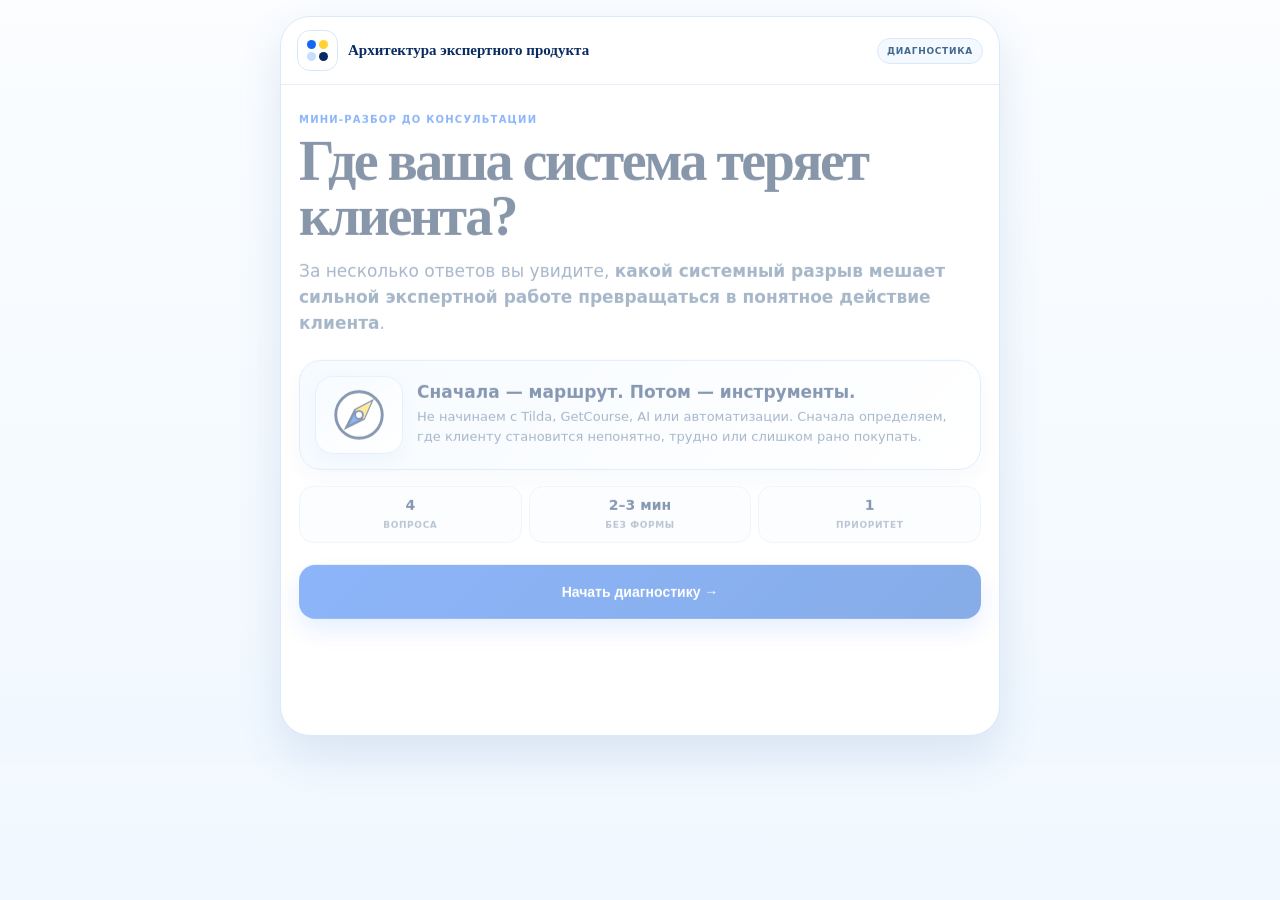
<file: index.html>
<!doctype html>
<html lang="ru"><head><meta charset="utf-8"><meta name="viewport" content="width=device-width, initial-scale=1, viewport-fit=cover"><meta http-equiv="refresh" content="0; url=./app.html"><title>Архитектура экспертного продукта</title></head><body><p>Открываю мини-приложение…</p></body></html>
</file>
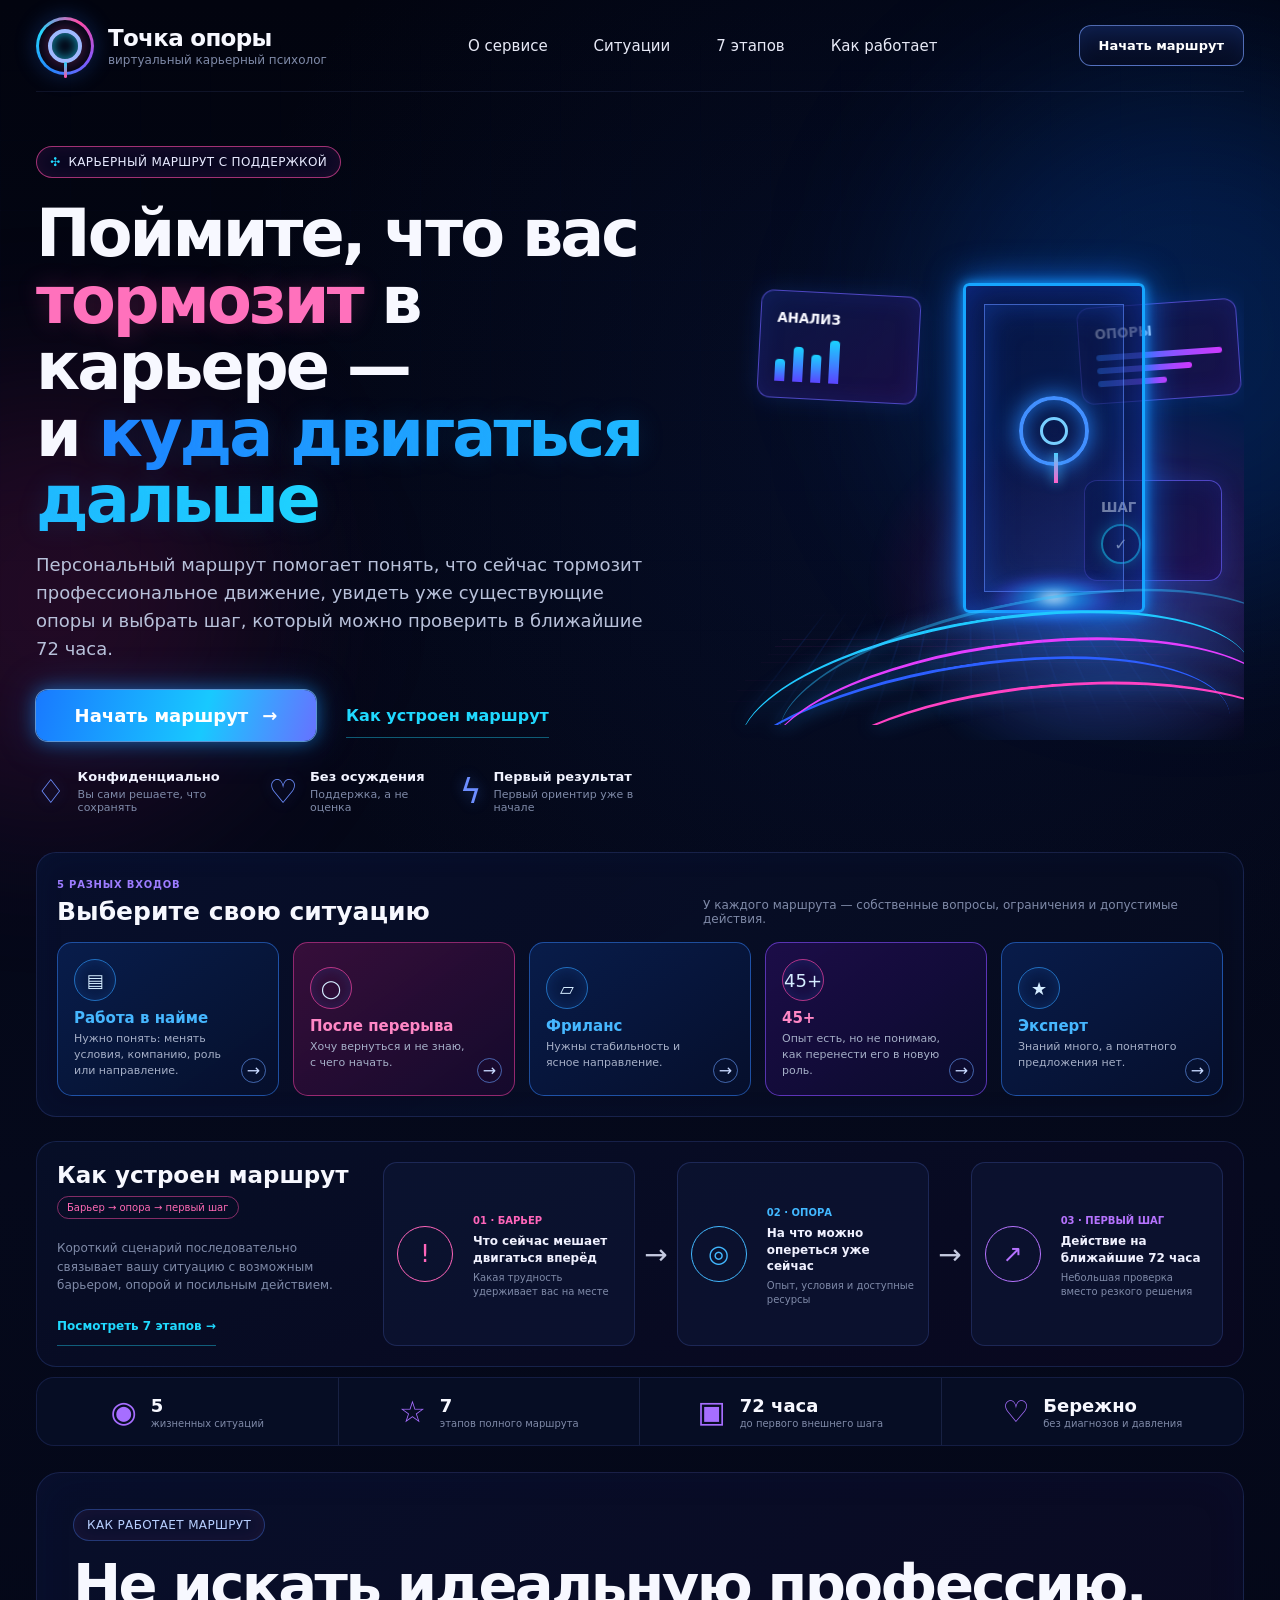
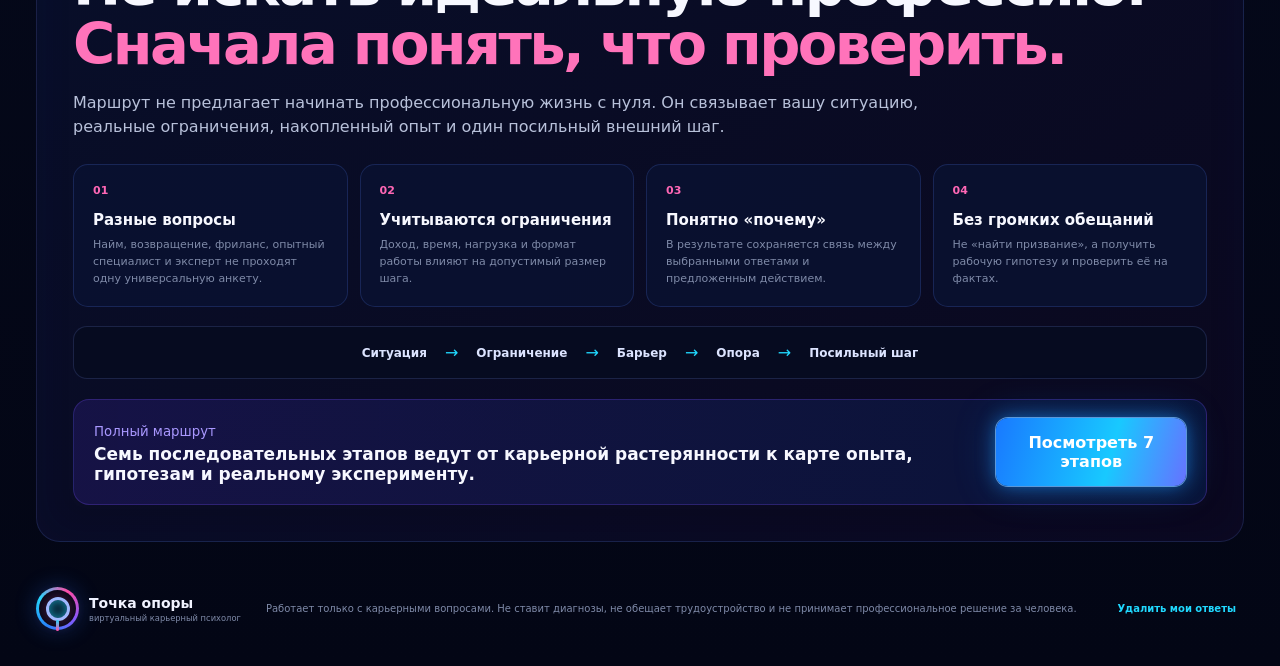
<file: career/index.html>
<!doctype html>
<html lang="ru">
<head>
  <meta charset="utf-8" />
  <meta name="viewport" content="width=device-width, initial-scale=1, viewport-fit=cover" />
  <meta name="theme-color" content="#030615" />
  <meta name="description" content="Точка опоры — виртуальный карьерный психолог: персональный маршрут от карьерного тупика к проверяемому следующему шагу." />
  <title>Точка опоры — виртуальный карьерный психолог</title>
  <link rel="icon" href="data:image/svg+xml,%3Csvg%20xmlns%3D%22http%3A//www.w3.org/2000/svg%22%20viewBox%3D%220%200%20512%20512%22%3E%0A%20%20%3Cdefs%3E%0A%20%20%20%20%3ClinearGradient%20id%3D%22g%22%20x1%3D%2270%22%20y1%3D%2255%22%20x2%3D%22440%22%20y2%3D%22450%22%20gradientUnits%3D%22userSpaceOnUse%22%3E%3Cstop%20stop-color%3D%22%2320d9ff%22/%3E%3Cstop%20offset%3D%22.48%22%20stop-color%3D%22%234674ff%22/%3E%3Cstop%20offset%3D%221%22%20stop-color%3D%22%23ff4da8%22/%3E%3C/linearGradient%3E%0A%20%20%20%20%3CradialGradient%20id%3D%22b%22%3E%3Cstop%20stop-color%3D%22%23111a50%22/%3E%3Cstop%20offset%3D%221%22%20stop-color%3D%22%23030615%22/%3E%3C/radialGradient%3E%0A%20%20%3C/defs%3E%0A%20%20%3Crect%20width%3D%22512%22%20height%3D%22512%22%20rx%3D%22120%22%20fill%3D%22url%28%23b%29%22/%3E%0A%20%20%3Ccircle%20cx%3D%22256%22%20cy%3D%22234%22%20r%3D%22142%22%20fill%3D%22none%22%20stroke%3D%22url%28%23g%29%22%20stroke-width%3D%2230%22%20stroke-linecap%3D%22round%22%20stroke-dasharray%3D%22760%20150%22/%3E%0A%20%20%3Ccircle%20cx%3D%22256%22%20cy%3D%22234%22%20r%3D%2272%22%20fill%3D%22none%22%20stroke%3D%22%23b9d8ff%22%20stroke-width%3D%2224%22/%3E%0A%20%20%3Cpath%20d%3D%22M256%20306v108%22%20stroke%3D%22url%28%23g%29%22%20stroke-width%3D%2228%22%20stroke-linecap%3D%22round%22/%3E%0A%3C/svg%3E%0A" type="image/svg+xml" />
<style>
:root{
  --bg:#030615;--bg-2:#070b22;--panel:#080d25;--panel-2:#0b1231;--panel-3:#101741;
  --ink:#f7f8ff;--text:#b8c1da;--muted:#7f8aa8;--line:rgba(116,139,255,.22);
  --blue:#2187ff;--cyan:#20d9ff;--pink:#ff4da8;--violet:#8259ff;--green:#47d7ae;--yellow:#ffe461;
  --glow-blue:0 0 18px rgba(26,150,255,.55),0 0 42px rgba(26,150,255,.25);
  --glow-pink:0 0 18px rgba(255,77,168,.45),0 0 42px rgba(255,77,168,.2);
  --font:Inter,ui-sans-serif,system-ui,-apple-system,BlinkMacSystemFont,"Segoe UI",sans-serif
}
*{box-sizing:border-box}html{scroll-behavior:smooth}body{margin:0;font-family:var(--font);color:var(--ink);background:radial-gradient(circle at 72% 18%,rgba(20,70,190,.12),transparent 34%),linear-gradient(180deg,#02040f 0%,#05091b 52%,#030615 100%);overflow-x:hidden}button,input{font:inherit}button{cursor:pointer}.shell{width:min(1480px,calc(100% - 72px));margin-inline:auto}.page-grid{position:fixed;inset:0;z-index:-4;opacity:.18;background-image:linear-gradient(rgba(63,91,200,.1) 1px,transparent 1px),linear-gradient(90deg,rgba(63,91,200,.1) 1px,transparent 1px);background-size:70px 70px;mask-image:linear-gradient(to bottom,transparent,#000 24%,transparent 86%)}.ambient{position:fixed;z-index:-3;border-radius:50%;filter:blur(90px);pointer-events:none}.ambient-blue{width:520px;height:520px;right:-170px;top:80px;background:rgba(0,104,255,.2)}.ambient-pink{width:420px;height:420px;left:-160px;bottom:10%;background:rgba(255,36,157,.12)}
.topbar{height:92px;display:grid;grid-template-columns:auto 1fr auto;align-items:center;gap:48px;border-bottom:1px solid rgba(115,135,210,.12)}.brand{display:flex;align-items:center;gap:14px;color:inherit;text-decoration:none}.brand-copy{display:grid}.brand strong{font-size:23px;letter-spacing:-.03em}.brand small{font-size:12px;color:var(--muted);margin-top:2px}.brand-mark{position:relative;width:58px;height:58px;border-radius:50%;display:grid;place-items:center;border:3px solid transparent;background:linear-gradient(var(--bg),var(--bg)) padding-box,conic-gradient(from 30deg,var(--pink),var(--violet),var(--blue),var(--cyan),var(--pink)) border-box;box-shadow:0 0 22px rgba(43,127,255,.28)}.brand-mark:before{content:"";width:26px;height:26px;border-radius:50%;border:4px solid #9fb9ff;box-shadow:inset 0 0 12px rgba(32,217,255,.7),0 0 15px rgba(255,77,168,.35)}.brand-mark i{position:absolute;width:3px;height:16px;bottom:-6px;background:linear-gradient(var(--cyan),var(--pink));border-radius:9px}.brand-mark-small{width:43px;height:43px}.brand-mark-small:before{width:18px;height:18px;border-width:3px}.brand-mark-small i{height:11px;bottom:-4px}.main-nav{display:flex;align-items:center;justify-content:center;gap:46px}.main-nav a,.main-nav button{border:0;background:none;color:#e7e9f6;text-decoration:none;font-size:15px;padding:12px 0;transition:.2s}.main-nav a:hover,.main-nav button:hover{color:var(--cyan)}.top-actions{display:flex;align-items:center;gap:12px}
.button{border:0;border-radius:12px;padding:15px 24px;display:inline-flex;align-items:center;justify-content:center;gap:14px;color:#fff;font-weight:850;text-decoration:none;transition:.2s ease}.button-primary{background:linear-gradient(105deg,#1979ff 0%,#18c9ff 60%,#6672ff 100%);box-shadow:0 0 0 1px rgba(126,190,255,.7),var(--glow-blue)}.button-primary:hover{transform:translateY(-2px);filter:brightness(1.08)}.button-primary:disabled{opacity:.35;filter:none;transform:none;cursor:not-allowed;box-shadow:none}.button-outline{background:linear-gradient(180deg,rgba(16,31,75,.84),rgba(5,10,28,.86));border:1px solid rgba(121,158,255,.65);box-shadow:inset 0 0 18px rgba(43,105,255,.08)}.button-small{padding:12px 19px;font-size:13px}.link-button,.text-button,.delete-data,.back-button,.pause-button{border:0;background:transparent;color:var(--cyan);font-weight:800}.link-button{padding:12px 0;border-bottom:1px solid rgba(32,217,255,.4)}
.hero{min-height:580px;display:grid;grid-template-columns:1.05fr .95fr;align-items:center;gap:48px;padding:54px 0 24px}.hero-copy{position:relative;z-index:2}.eyebrow{display:inline-flex;align-items:center;gap:8px;padding:8px 13px;border:1px solid rgba(255,77,168,.62);border-radius:999px;background:rgba(16,10,45,.62);color:#e8eaff;font-size:12px;text-transform:uppercase;letter-spacing:.03em;box-shadow:inset 0 0 18px rgba(255,77,168,.08)}.eyebrow-spark{color:var(--cyan)}.eyebrow-dark{border-color:rgba(84,132,255,.35);color:#b8cfff;background:rgba(13,18,49,.75)}.hero h1{max-width:790px;font-size:clamp(48px,5.1vw,76px);line-height:1.02;letter-spacing:-.045em;margin:22px 0 18px}.hero h1 em{font-style:normal;color:#ff71bc;text-shadow:0 0 24px rgba(255,77,168,.22)}.hero h1 strong{font-weight:850;background:linear-gradient(90deg,#1f83ff,#20d7ff);-webkit-background-clip:text;background-clip:text;color:transparent;text-shadow:0 0 28px rgba(32,161,255,.13)}.hero-lead{max-width:700px;color:var(--text);font-size:18px;line-height:1.55;margin:0}.hero-actions{display:flex;align-items:center;gap:30px;margin-top:28px}.hero-actions .button{min-width:280px;font-size:18px}.trust-row{display:flex;align-items:center;gap:34px;margin-top:28px}.trust-row>div{display:flex;align-items:center;gap:12px}.trust-icon{font-size:33px;line-height:1;color:#6d8eff;text-shadow:0 0 14px rgba(64,126,255,.45)}.trust-row p{display:grid;margin:0}.trust-row b{font-size:13px;color:#f1f3ff}.trust-row small{font-size:11px;color:var(--muted);margin-top:4px}
.portal-art{position:relative;min-height:520px;overflow:hidden;isolation:isolate}.portal-art:before{content:"";position:absolute;inset:8% -8% -4% 0;background:radial-gradient(ellipse at 68% 72%,rgba(0,142,255,.35),transparent 34%),radial-gradient(ellipse at 72% 64%,rgba(255,0,176,.23),transparent 42%);filter:blur(3px);z-index:-2}.portal-art:after{content:"";position:absolute;inset:20% 0 0;background:repeating-linear-gradient(90deg,transparent 0 32px,rgba(27,99,255,.1) 33px 35px),repeating-linear-gradient(0deg,transparent 0 26px,rgba(255,47,182,.08) 27px 28px);mask-image:linear-gradient(transparent,#000 35%,transparent 94%);transform:perspective(500px) rotateX(58deg);transform-origin:bottom}.portal-door{position:absolute;right:18%;top:12%;width:182px;height:330px;border:3px solid #16a5ff;border-radius:6px;background:linear-gradient(180deg,rgba(9,21,70,.72),rgba(7,32,91,.46));box-shadow:0 0 12px #129dff,0 0 36px rgba(19,121,255,.9),inset 0 0 36px rgba(26,82,255,.38)}.portal-door:before{content:"";position:absolute;inset:18px;border:1px solid rgba(91,136,255,.65);box-shadow:inset 0 0 34px rgba(35,109,255,.28)}.portal-door:after{content:"";position:absolute;left:50%;bottom:-12px;width:130px;height:48px;transform:translateX(-50%);background:radial-gradient(ellipse,rgba(255,255,255,.98),rgba(25,164,255,.7) 25%,rgba(76,74,255,.3) 55%,transparent 72%);filter:blur(5px)}.portal-logo{position:absolute;left:50%;top:45%;transform:translate(-50%,-50%);width:70px;height:70px;border-radius:50%;border:4px solid #418fff;box-shadow:0 0 25px #2588ff,inset 0 0 20px rgba(37,136,255,.7)}.portal-logo:before{content:"";position:absolute;inset:17px;border:3px solid #77cfff;border-radius:50%}.portal-logo i{position:absolute;left:50%;bottom:-21px;width:4px;height:30px;background:linear-gradient(#4ccfff,#ff61ca);box-shadow:0 0 12px #45b7ff}.light-path{position:absolute;right:0;left:1%;bottom:3%;height:145px;overflow:hidden;filter:drop-shadow(0 0 9px rgba(27,151,255,.8))}.light-path:before,.light-path:after,.light-path i{content:"";position:absolute;width:95%;height:180px;left:7%;top:38px;border-radius:50%;border-top:3px solid #20c9ff;transform:rotate(-9deg)}.light-path:after{border-color:#e33eff;top:62px;left:12%;transform:rotate(-7deg)}.light-path i:nth-child(1){border-color:#2c5fff;top:84px;left:3%}.light-path i:nth-child(2){border-color:#ff42c4;top:104px;left:18%;transform:rotate(-5deg)}.light-path i:nth-child(3){border-color:rgba(45,193,255,.45);top:20px;left:14%;transform:rotate(-11deg)}.portal-card{position:absolute;width:160px;padding:16px;border:1px solid rgba(107,97,255,.68);border-radius:13px;background:linear-gradient(145deg,rgba(11,24,73,.88),rgba(31,12,73,.76));box-shadow:inset 0 0 24px rgba(44,66,200,.19),0 0 22px rgba(37,93,255,.18);backdrop-filter:blur(9px)}.portal-card small{font-weight:800}.portal-card-a{left:12%;top:14%;transform:rotate(3deg)}.portal-card-b{right:1%;top:16%;transform:rotate(-4deg)}.portal-card-c{right:4%;top:50%;width:138px}.mini-chart{height:46px;display:flex;align-items:flex-end;gap:8px;margin-top:9px}.mini-chart i{width:10px;background:linear-gradient(#19d3ff,#5b44ff);border-radius:4px 4px 0 0}.mini-chart i:nth-child(1){height:22px}.mini-chart i:nth-child(2){height:35px}.mini-chart i:nth-child(3){height:28px}.mini-chart i:nth-child(4){height:43px}.mini-lines{display:grid;gap:7px;margin-top:12px}.mini-lines i{height:6px;border-radius:9px;background:linear-gradient(90deg,#2f7dff,#cf38ff)}.mini-lines i:nth-child(2){width:75%}.mini-lines i:nth-child(3){width:55%}.mini-check{display:grid;place-items:center;width:40px;height:40px;border-radius:50%;margin-top:8px;border:2px solid var(--cyan);color:#fff;box-shadow:0 0 15px rgba(32,217,255,.55)}
.scenario-section{padding:14px 0 10px}.resume-banner{margin-bottom:12px;padding:13px 18px;border:1px solid rgba(31,144,255,.45);border-radius:14px;background:linear-gradient(90deg,rgba(16,46,100,.88),rgba(23,12,62,.84));display:flex;align-items:center;justify-content:space-between;gap:18px;box-shadow:inset 0 0 20px rgba(25,116,255,.09)}.resume-banner[hidden]{display:none}.resume-banner div:first-child{display:grid}.resume-banner small{color:#79a9e7}.resume-banner strong{font-size:13px;margin-top:3px}.resume-banner div:last-child{display:flex;gap:10px;align-items:center}.scenario-panel{border:1px solid rgba(73,94,179,.27);border-radius:20px;padding:20px;background:linear-gradient(145deg,rgba(8,16,45,.92),rgba(7,11,30,.86));box-shadow:inset 0 0 30px rgba(19,46,124,.08)}.scenario-panel-head{display:flex;align-items:end;justify-content:space-between;gap:24px;margin-bottom:16px}.scenario-panel-head h2{font-size:25px;margin:5px 0 0}.panel-kicker{color:#9d7cff;font-size:10px;font-weight:900;text-transform:uppercase;letter-spacing:.08em}.scenario-panel-head p{color:var(--muted);font-size:12px;max-width:520px;margin:0}.scenario-grid{display:grid;grid-template-columns:repeat(5,1fr);gap:14px}.scenario-card{position:relative;min-width:0;min-height:116px;padding:16px 42px 16px 16px;border:1px solid rgba(52,132,255,.52);border-radius:15px;background:linear-gradient(145deg,rgba(9,30,78,.92),rgba(6,16,45,.93));color:var(--ink);text-align:left;transition:.2s;overflow:hidden}.scenario-card:nth-child(even){border-color:rgba(255,69,172,.5);background:linear-gradient(145deg,rgba(68,15,64,.78),rgba(21,10,45,.96))}.scenario-card:nth-child(4){border-color:rgba(133,77,255,.62);background:linear-gradient(145deg,rgba(31,13,76,.9),rgba(10,12,45,.96))}.scenario-card:hover{transform:translateY(-2px);box-shadow:0 0 23px rgba(34,112,255,.16)}.scenario-icon{width:42px;height:42px;border:1px solid rgba(47,156,255,.65);border-radius:50%;display:grid;place-items:center;color:#d4ecff;box-shadow:inset 0 0 15px rgba(46,135,255,.16);font-size:18px}.scenario-card:nth-child(even) .scenario-icon{border-color:rgba(255,74,174,.66)}.scenario-card strong{display:block;color:#46b7ff;font-size:15px;margin:8px 0 4px}.scenario-card:nth-child(even) strong{color:#ff87c5}.scenario-card small{display:block;color:#a5afc7;font-size:11px;line-height:1.45}.scenario-arrow{position:absolute;right:12px;bottom:12px;width:25px;height:25px;border-radius:50%;border:1px solid rgba(105,158,255,.6);display:grid;place-items:center;color:#c8d9ff}
.route-summary{margin-top:14px;padding:20px;border:1px solid rgba(64,92,180,.27);border-radius:20px;background:linear-gradient(160deg,rgba(7,15,40,.95),rgba(9,8,31,.96));display:grid;grid-template-columns:300px 1fr;gap:26px}.route-summary-intro h2{font-size:23px;margin:0}.route-summary-intro>span{display:inline-block;color:#ff69b5;border:1px solid rgba(255,77,168,.5);border-radius:999px;padding:5px 9px;font-size:10px;margin:8px 0}.route-summary-intro p{color:var(--muted);font-size:12px;line-height:1.55}.cyan-link{font-size:12px}.route-flow{display:flex;align-items:stretch;gap:9px}.flow-card{flex:1;display:grid;grid-template-columns:64px 1fr;gap:12px;align-items:center;padding:13px;border:1px solid rgba(80,100,193,.27);background:rgba(13,20,51,.75);border-radius:14px}.flow-icon{width:56px;height:56px;border-radius:50%;display:grid;place-items:center;font-size:24px;border:1px solid currentColor}.flow-pink{color:#ff65ba}.flow-blue{color:#42b8ff}.flow-violet{color:#b673ff}.flow-card small{font-size:10px;font-weight:900}.flow-card strong{display:block;color:#f0f1ff;font-size:12px;line-height:1.35;margin:5px 0}.flow-card p{color:var(--muted);font-size:10px;margin:0;line-height:1.4}.flow-arrow{align-self:center;font-size:28px;color:#c5cae0}
.pilot-strip{margin-top:10px;border:1px solid rgba(62,86,169,.24);border-radius:18px;background:rgba(8,14,39,.86);display:grid;grid-template-columns:repeat(4,1fr);overflow:hidden}.pilot-strip article{padding:16px 26px;display:flex;align-items:center;justify-content:center;gap:14px;border-right:1px solid rgba(87,108,176,.22)}.pilot-strip article:last-child{border-right:0}.pilot-strip article>span{color:#a66eff;font-size:30px}.pilot-strip div{display:grid}.pilot-strip b{font-size:18px}.pilot-strip small{font-size:10px;color:var(--muted);margin-top:2px}.case-section{padding:26px 0 20px}.case-shell{border:1px solid rgba(72,96,181,.25);border-radius:24px;background:linear-gradient(145deg,rgba(8,15,43,.97),rgba(11,8,31,.98));padding:36px;box-shadow:inset 0 0 42px rgba(28,47,126,.07)}.case-intro h2{font-size:clamp(36px,4.5vw,60px);line-height:1.02;letter-spacing:-.045em;margin:16px 0}.case-intro h2 em{font-style:normal;color:#ff73ba}.case-intro p{color:var(--text);max-width:880px;line-height:1.55}.case-grid{display:grid;grid-template-columns:repeat(4,1fr);gap:12px;margin-top:24px}.case-grid article{padding:19px;border:1px solid rgba(70,100,197,.26);border-radius:15px;background:rgba(10,18,50,.78)}.case-grid article>b{display:block;color:#ff67b5;font-size:11px;margin-bottom:14px}.case-grid strong{display:block;font-size:15px;margin-bottom:7px}.case-grid p{font-size:11px;color:var(--muted);line-height:1.55;margin:0}.architecture-line{display:flex;align-items:center;justify-content:center;gap:18px;margin-top:19px;padding:16px;border:1px solid rgba(94,113,194,.24);border-radius:14px;background:#060b20;color:#dce4ff}.architecture-line span{font-size:12px;font-weight:800}.architecture-line i{font-style:normal;color:var(--cyan)}.case-cta{margin-top:20px;padding:18px 20px;border:1px solid rgba(107,72,226,.3);border-radius:16px;background:linear-gradient(90deg,rgba(31,24,92,.6),rgba(9,30,75,.55));display:flex;align-items:center;justify-content:space-between;gap:18px}.case-cta small{color:#a998ff}.case-cta h3{font-size:17px;margin:4px 0 0}
.footer{padding:25px 0 36px;display:grid;grid-template-columns:auto 1fr auto;align-items:center;gap:25px;color:var(--muted);font-size:10px}.footer-brand{display:flex;align-items:center;gap:10px}.footer-brand p{display:grid;margin:0}.footer-brand strong{font-size:14px;color:#f1f3ff}.footer-brand small{margin-top:2px}.delete-data{font-size:10px;padding:8px}
.app-overlay{position:fixed;inset:0;z-index:70;background:radial-gradient(circle at 76% 14%,rgba(31,74,192,.18),transparent 30%),#030615;display:none;grid-template-rows:auto 4px 1fr auto}.app-overlay.open{display:grid}.app-header{height:78px;border-bottom:1px solid rgba(89,110,193,.2);display:flex;align-items:center;justify-content:space-between;padding:0 34px}.app-brand{display:flex;align-items:center;gap:12px}.app-brand>div{display:grid}.app-brand small{font-size:11px;color:var(--muted);margin-top:2px}.pause-button{padding:12px 18px}.app-progress{background:#070c20}.app-progress span{display:block;height:100%;width:20%;background:linear-gradient(90deg,#1981ff,#16d3ff,#ff4daf);box-shadow:0 0 14px rgba(32,217,255,.5);transition:.25s}.app-body{overflow:auto;padding:42px 28px}.question-shell{width:min(920px,100%);margin:0 auto}.question-shell .step-kicker{font-size:11px;text-transform:uppercase;letter-spacing:.09em;color:#70a8ff;font-weight:900}.question-shell h2{font-size:clamp(38px,5vw,60px);line-height:1.04;letter-spacing:-.045em;margin:12px 0 10px}.question-shell>p{color:var(--text);line-height:1.55}.answers{display:grid;grid-template-columns:1fr 1fr;gap:12px;margin-top:24px}.answer-card{min-height:82px;border:1px solid rgba(74,103,206,.37);border-radius:16px;background:linear-gradient(145deg,rgba(10,18,51,.94),rgba(10,13,36,.94));color:#e7eaff;text-align:left;padding:17px 50px 17px 17px;position:relative;line-height:1.4;transition:.18s}.answer-card:hover{border-color:rgba(34,174,255,.7);transform:translateY(-1px)}.answer-card.selected{border-color:var(--cyan);box-shadow:inset 0 0 23px rgba(32,217,255,.08),0 0 0 1px rgba(32,217,255,.18)}.answer-card:after{content:"";position:absolute;right:17px;top:50%;width:18px;height:18px;border:1px solid rgba(115,140,230,.5);border-radius:50%;transform:translateY(-50%)}.answer-card.selected:after{background:var(--cyan);box-shadow:0 0 13px var(--cyan);border-color:var(--cyan)}.app-controls{height:82px;border-top:1px solid rgba(89,110,193,.2);display:flex;align-items:center;justify-content:space-between;padding:0 34px}.app-controls .button{min-width:190px}.result-shell{width:min(1050px,100%);margin:0 auto}.result-hero{padding:27px;border:1px solid rgba(84,108,216,.34);border-radius:21px;background:linear-gradient(145deg,rgba(11,23,66,.93),rgba(48,13,74,.75));box-shadow:inset 0 0 33px rgba(32,117,255,.09)}.result-hero-top{display:flex;justify-content:space-between;gap:14px;align-items:center}.result-hero-top small{text-transform:uppercase;letter-spacing:.08em;color:#75bfff;font-weight:900}.time-badge{padding:7px 10px;border-radius:999px;border:1px solid rgba(255,73,173,.52);color:#ff7ec4;background:rgba(87,9,70,.26);font-size:10px}.result-hero h2{font-size:clamp(38px,5vw,62px);line-height:1.02;letter-spacing:-.045em;margin:15px 0 12px}.result-hero p{color:var(--text);line-height:1.55}.next-action{margin-top:12px;padding:20px;border:1px solid rgba(49,164,255,.47);border-radius:18px;background:linear-gradient(95deg,rgba(11,40,93,.9),rgba(42,12,67,.77))}.next-action small{color:#45c8ff;font-weight:900}.next-action strong{display:block;font-size:18px;margin:7px 0}.next-action p{margin:0;color:var(--text);font-size:12px}.result-columns{display:grid;grid-template-columns:1fr 1fr;gap:12px;margin-top:12px}.result-card,.logic-trace{padding:18px;border:1px solid rgba(81,104,201,.27);border-radius:15px;background:rgba(10,17,48,.91)}.result-card small,.logic-trace small{font-size:10px;text-transform:uppercase;letter-spacing:.07em;color:#a392ff;font-weight:900}.result-card strong,.logic-trace strong{display:block;font-size:14px;margin:7px 0}.result-card p,.logic-trace p{margin:0;color:var(--muted);font-size:11px;line-height:1.55}.logic-trace{grid-column:1/-1;border-color:rgba(255,72,170,.31)}.result-actions{display:flex;gap:12px;margin-top:16px}.button-ghost{border:1px solid rgba(102,127,221,.48);background:#0b1435}.result-links{display:flex;gap:18px;margin-top:15px}.result-links button{border:0;background:none;color:#64bfff;font-size:11px;padding:0}.result-disclaimer{color:#69748f;font-size:10px;line-height:1.5;margin:17px 0 0}
.modal{position:fixed;inset:0;z-index:90;display:none;align-items:center;justify-content:center;padding:18px}.modal.open{display:flex}.modal-backdrop{position:absolute;inset:0;background:rgba(1,3,12,.82);backdrop-filter:blur(10px)}.modal-dialog{position:relative;z-index:2;width:min(950px,100%);max-height:calc(100vh - 36px);overflow:auto;padding:30px;border:1px solid rgba(83,112,230,.4);border-radius:24px;background:linear-gradient(145deg,#080e29,#140b30);box-shadow:0 35px 110px rgba(0,0,0,.6)}.modal-dialog>h2{font-size:clamp(34px,5vw,55px);line-height:1.05;letter-spacing:-.045em;margin:18px 50px 14px 0}.modal-dialog>p{color:var(--text);line-height:1.55}.modal-close{position:absolute;right:16px;top:15px;width:40px;height:40px;border:1px solid rgba(104,124,205,.4);border-radius:50%;background:#0d163a;color:#c6d1f6;font-size:24px}.session-groups{display:grid;grid-template-columns:repeat(3,1fr);gap:12px;margin-top:20px}.session-groups section{padding:18px;border:1px solid rgba(91,112,203,.29);border-radius:16px;background:rgba(10,18,50,.86)}.session-groups section>span{color:var(--cyan);font-size:10px;font-weight:900;text-transform:uppercase;letter-spacing:.08em}.session-groups ol{list-style:none;padding:0;margin:14px 0;display:grid;gap:10px}.session-groups li{display:flex;gap:8px;font-size:13px;line-height:1.4}.session-groups li b{color:#ff7fc5}.session-groups small{display:block;color:var(--muted);font-size:10px;line-height:1.45;border-top:1px solid rgba(89,109,183,.26);padding-top:10px}.modal-actions{display:flex;justify-content:flex-end;margin-top:18px}.toast{position:fixed;z-index:110;left:50%;bottom:24px;transform:translate(-50%,18px);opacity:0;padding:12px 18px;border:1px solid rgba(69,154,255,.5);border-radius:999px;background:#0b1535;color:#fff;font-size:12px;font-weight:850;box-shadow:var(--glow-blue);transition:.22s;pointer-events:none}.toast.show{opacity:1;transform:translate(-50%,0)}
@media(max-width:1100px){.shell{width:min(100% - 36px,1180px)}.main-nav{gap:25px}.hero{grid-template-columns:1fr .88fr}.scenario-grid{grid-template-columns:repeat(3,1fr)}.scenario-card:nth-child(4),.scenario-card:nth-child(5){grid-column:span 1}.route-summary{grid-template-columns:1fr}.case-grid{grid-template-columns:1fr 1fr}.session-groups{grid-template-columns:1fr}}
@media(max-width:760px){.main-nav{display:none}.topbar{grid-template-columns:1fr auto;gap:14px}.hero{grid-template-columns:1fr}.portal-art{min-height:390px}.scenario-grid{grid-template-columns:1fr 1fr}.route-flow{display:grid}.flow-arrow{display:none}.pilot-strip{grid-template-columns:1fr 1fr}.pilot-strip article:nth-child(2){border-right:0}.case-cta{align-items:flex-start;flex-direction:column}.footer{grid-template-columns:1fr}.footer>p{grid-column:auto;grid-row:auto}.app-body{padding:30px 16px}.answers{grid-template-columns:1fr}.result-columns{grid-template-columns:1fr}.logic-trace{grid-column:auto}.result-actions{display:grid}.modal{padding:8px}.modal-dialog{padding:22px 16px}.modal-dialog>h2{font-size:35px}.modal-actions .button{width:100%}}
@media(max-width:600px){.shell{width:min(100% - 24px,1180px)}.topbar{height:68px}.brand-copy small{display:none}.top-actions .button{padding:10px 13px;font-size:11px}.hero{min-height:0;padding:34px 0 10px}.hero h1{font-size:43px}.hero-lead{font-size:16px}.hero-actions{display:grid;gap:12px}.hero-actions .button{min-width:0;width:100%}.hero-actions .link-button{justify-self:center}.trust-row{display:grid;grid-template-columns:1fr 1fr;gap:18px}.trust-row>div:last-child{grid-column:1/-1}.portal-art{min-height:315px;margin-top:-10px}.portal-door{right:28%;top:9%;width:125px;height:225px}.portal-card{width:118px;padding:10px}.portal-card-a{left:0;top:11%}.portal-card-b{right:0;top:13%}.portal-card-c{right:2%;top:57%;width:103px}.scenario-panel{padding:15px 12px}.scenario-panel-head{display:block}.scenario-panel-head p{margin-top:8px}.scenario-grid{grid-template-columns:1fr}.scenario-card{min-height:110px}.route-summary{padding:15px}.flow-card{grid-template-columns:54px 1fr;padding:14px}.flow-icon{width:48px;height:48px}.pilot-strip{grid-template-columns:1fr}.pilot-strip article{border-right:0;border-bottom:1px solid rgba(87,108,176,.22)}.pilot-strip article:last-child{border-bottom:0}.case-shell{padding:23px 17px}.case-grid{grid-template-columns:1fr}.case-cta{align-items:flex-start;flex-direction:column}.footer{grid-template-columns:1fr}.footer>p{grid-column:auto;grid-row:auto}.app-body{padding:24px 13px}.question-shell h2{font-size:34px}.answers{grid-template-columns:1fr;gap:9px}.answer-card{min-height:64px;padding:14px 45px 14px 14px;font-size:13px}.app-controls{padding-left:12px;padding-right:12px}.app-controls .button{min-width:145px}.result-columns{grid-template-columns:1fr}.logic-trace{grid-column:auto}.result-actions{display:grid}.modal{padding:8px}.modal-dialog{padding:22px 16px}.modal-dialog>h2{font-size:35px}.modal-actions .button{width:100%}}
@media print{body{background:#fff;color:#111}.topbar,.hero,.scenario-section,.route-summary,.pilot-strip,.case-section,.footer,.app-header,.app-progress,.app-controls,.result-actions,.result-links,.modal,.toast{display:none!important}.app-overlay{display:block!important;position:static;background:#fff}.app-body{padding:0;overflow:visible}.result-shell{max-width:none}.result-hero,.next-action,.result-card,.logic-trace{color:#111;background:#fff;border:1px solid #ddd;box-shadow:none;print-color-adjust:exact;-webkit-print-color-adjust:exact}.result-hero p,.next-action p,.result-card p,.logic-trace p{color:#333}}
</style>
</head>
<body>
  <div class="page-grid" aria-hidden="true"></div>
  <div class="ambient ambient-blue" aria-hidden="true"></div>
  <div class="ambient ambient-pink" aria-hidden="true"></div>

  <header class="topbar shell">
    <a class="brand" href="#top" aria-label="Точка опоры — к началу страницы">
      <span class="brand-mark" aria-hidden="true"><i></i></span>
      <span class="brand-copy"><strong>Точка опоры</strong><small>виртуальный карьерный психолог</small></span>
    </a>
    <nav class="main-nav" aria-label="Основная навигация">
      <a href="#about">О сервисе</a>
      <a href="#scenarios">Ситуации</a>
      <button id="openRouteTop">7 этапов</button>
      <a href="#logic">Как работает</a>
    </nav>
    <div class="top-actions">
      <button class="button button-outline button-small" id="chooseScenarioTop">Начать маршрут</button>
    </div>
  </header>

  <main id="top">
    <section class="hero shell" id="about">
      <div class="hero-copy">
        <div class="eyebrow"><span class="eyebrow-spark">✣</span> Карьерный маршрут с поддержкой</div>
        <h1>Поймите, что вас <em>тормозит</em> в карьере —<br>и <strong>куда двигаться дальше</strong></h1>
        <p class="hero-lead">Персональный маршрут помогает понять, что сейчас тормозит профессиональное движение, увидеть уже существующие опоры и выбрать шаг, который можно проверить в ближайшие 72 часа.</p>
        <div class="hero-actions">
          <button class="button button-primary" id="chooseScenarioHero">Начать маршрут <span aria-hidden="true">→</span></button>
          <button class="link-button" id="openRouteHero">Как устроен маршрут</button>
        </div>
        <div class="trust-row" aria-label="Особенности маршрута">
          <div><span class="trust-icon">♢</span><p><b>Конфиденциально</b><small>Вы сами решаете, что сохранять</small></p></div>
          <div><span class="trust-icon">♡</span><p><b>Без осуждения</b><small>Поддержка, а не оценка</small></p></div>
          <div><span class="trust-icon">ϟ</span><p><b>Первый результат</b><small>Первый ориентир уже в начале</small></p></div>
        </div>
      </div>

      <div class="portal-art" aria-label="Визуальная метафора карьерного маршрута">
        <div class="portal-card portal-card-a"><small>АНАЛИЗ</small><span class="mini-chart"><i></i><i></i><i></i><i></i></span></div>
        <div class="portal-card portal-card-b"><small>ОПОРЫ</small><span class="mini-lines"><i></i><i></i><i></i></span></div>
        <div class="portal-card portal-card-c"><small>ШАГ</small><span class="mini-check">✓</span></div>
        <div class="portal-door"><span class="portal-logo"><i></i></span></div>
        <div class="light-path"><i></i><i></i><i></i></div>
      </div>
    </section>

    <section class="scenario-section shell" id="scenarios">
      <div id="resumeBanner" class="resume-banner" hidden>
        <div><small>Можно продолжить с места остановки</small><strong id="resumeText">Вы остановились на шаге 1 из 5.</strong></div>
        <div><button class="button button-primary button-small" id="resumeBtn">Продолжить</button><button class="text-button" id="discardBtn">Начать заново</button></div>
      </div>

      <div class="scenario-panel">
        <div class="scenario-panel-head">
          <div><span class="panel-kicker">5 разных входов</span><h2>Выберите свою ситуацию</h2></div>
          <p>У каждого маршрута — собственные вопросы, ограничения и допустимые действия.</p>
        </div>
        <div class="scenario-grid" id="scenarioGrid" aria-label="Выбор карьерной ситуации"></div>
      </div>
    </section>

    <section class="route-summary shell" id="routeSummary">
      <div class="route-summary-intro">
        <h2>Как устроен маршрут</h2>
        <span>Барьер → опора → первый шаг</span>
        <p>Короткий сценарий последовательно связывает вашу ситуацию с возможным барьером, опорой и посильным действием.</p>
        <button class="link-button cyan-link" id="openRouteSummary">Посмотреть 7 этапов <span>→</span></button>
      </div>
      <div class="route-flow" aria-label="Барьер, опора и первый шаг">
        <article class="flow-card flow-pink"><span class="flow-icon">!</span><div><small>01 · БАРЬЕР</small><strong>Что сейчас мешает двигаться вперёд</strong><p>Какая трудность удерживает вас на месте</p></div></article>
        <span class="flow-arrow">→</span>
        <article class="flow-card flow-blue"><span class="flow-icon">◎</span><div><small>02 · ОПОРА</small><strong>На что можно опереться уже сейчас</strong><p>Опыт, условия и доступные ресурсы</p></div></article>
        <span class="flow-arrow">→</span>
        <article class="flow-card flow-violet"><span class="flow-icon">↗</span><div><small>03 · ПЕРВЫЙ ШАГ</small><strong>Действие на ближайшие 72 часа</strong><p>Небольшая проверка вместо резкого решения</p></div></article>
      </div>
    </section>

    <section class="pilot-strip shell" aria-label="Характеристики маршрута">
      <article><span>◉</span><div><b>5</b><small>жизненных ситуаций</small></div></article>
      <article><span>☆</span><div><b>7</b><small>этапов полного маршрута</small></div></article>
      <article><span>▣</span><div><b>72 часа</b><small>до первого внешнего шага</small></div></article>
      <article><span>♡</span><div><b>Бережно</b><small>без диагнозов и давления</small></div></article>
    </section>

    <section class="case-section shell" id="logic">
      <div class="case-shell">
        <div class="case-intro">
          <div class="eyebrow eyebrow-dark">Как работает маршрут</div>
          <h2>Не искать идеальную профессию.<br><em>Сначала понять, что проверить.</em></h2>
          <p>Маршрут не предлагает начинать профессиональную жизнь с нуля. Он связывает вашу ситуацию, реальные ограничения, накопленный опыт и один посильный внешний шаг.</p>
        </div>
        <div class="case-grid">
          <article><b>01</b><strong>Разные вопросы</strong><p>Найм, возвращение, фриланс, опытный специалист и эксперт не проходят одну универсальную анкету.</p></article>
          <article><b>02</b><strong>Учитываются ограничения</strong><p>Доход, время, нагрузка и формат работы влияют на допустимый размер шага.</p></article>
          <article><b>03</b><strong>Понятно «почему»</strong><p>В результате сохраняется связь между выбранными ответами и предложенным действием.</p></article>
          <article><b>04</b><strong>Без громких обещаний</strong><p>Не «найти призвание», а получить рабочую гипотезу и проверить её на фактах.</p></article>
        </div>
        <div class="architecture-line" aria-label="Логика результата">
          <span>Ситуация</span><i>→</i><span>Ограничение</span><i>→</i><span>Барьер</span><i>→</i><span>Опора</span><i>→</i><span>Посильный шаг</span>
        </div>
        <div class="case-cta">
          <div><small>Полный маршрут</small><h3>Семь последовательных этапов ведут от карьерной растерянности к карте опыта, гипотезам и реальному эксперименту.</h3></div>
          <button class="button button-primary" id="openRouteCase">Посмотреть 7 этапов</button>
        </div>
      </div>
    </section>
  </main>

  <footer class="footer shell">
    <div class="footer-brand"><span class="brand-mark brand-mark-small" aria-hidden="true"><i></i></span><p><strong>Точка опоры</strong><small>виртуальный карьерный психолог</small></p></div>
    <p>Работает только с карьерными вопросами. Не ставит диагнозы, не обещает трудоустройство и не принимает профессиональное решение за человека.</p>
    <button class="delete-data" id="deleteData">Удалить мои ответы</button>
  </footer>

  <section class="app-overlay" id="appOverlay" aria-hidden="true">
    <header class="app-header">
      <div class="app-brand"><span class="brand-mark brand-mark-small"><i></i></span><div><strong id="appScenarioTitle">Точка опоры</strong><small id="appStepLabel">Шаг 1 из 5</small></div></div>
      <button class="pause-button" id="pauseBtn">Пауза</button>
    </header>
    <div class="app-progress"><span id="appProgressFill"></span></div>
    <main class="app-body" id="appBody" aria-live="polite"></main>
    <footer class="app-controls" id="appControls">
      <button class="back-button" id="backBtn">Назад</button>
      <button class="button button-primary" id="nextBtn" disabled>Продолжить</button>
    </footer>
  </section>

  <div class="modal" id="routeModal" aria-hidden="true">
    <div class="modal-backdrop" data-close-modal></div>
    <div class="modal-dialog" role="dialog" aria-modal="true" aria-labelledby="routeModalTitle">
      <button class="modal-close" data-close-modal aria-label="Закрыть">×</button>
      <div class="eyebrow eyebrow-dark">Полный маршрут · 7 этапов</div>
      <h2 id="routeModalTitle">Как устроен полный карьерный маршрут</h2>
      <p>Каждый этап заканчивается понятным результатом: фактами, критериями, гипотезой или действием, которое можно проверить во внешнем мире.</p>
      <div class="session-groups">
        <section><span>Разобраться</span><ol><li><b>1.</b> Карта текущей ситуации</li><li><b>2.</b> Ограничения и цена ошибки</li></ol><small>Результат: понятная точка старта</small></section>
        <section><span>Сравнить</span><ol><li><b>3.</b> Банк подтверждённого опыта</li><li><b>4.</b> Повторяющаяся функция</li><li><b>5.</b> Две-три рабочие гипотезы</li></ol><small>Результат: таблица вариантов, а не «предназначение»</small></section>
        <section><span>Проверить</span><ol><li><b>6.</b> Уменьшитель шага</li><li><b>7.</b> Эксперимент и критерий решения</li></ol><small>Результат: действие на рынке и новые данные</small></section>
      </div>
      <div class="modal-actions"><button class="button button-primary" id="routeModalCta">Выбрать свою ситуацию</button></div>
    </div>
  </div>

  <div class="toast" id="toast" role="status">Готово</div>
  <script>
const $=(s,r=document)=>r.querySelector(s);const $$=(s,r=document)=>[...r.querySelectorAll(s)];
const STORAGE='vcp_audit_v3_state';const EVENTS='vcp_audit_v3_events';
const params=new URLSearchParams(location.search);
const mode='pilot';

const scenarios={
 hire:{title:'Работаю в найме, но застрял(а)',label:'Работа в найме',icon:'▤',tint:'#edf6fb',text:'Нужно понять: менять условия, компанию, роль или направление.',description:'Отделим проблему профессии от проблемы работодателя и не предложим увольнение, если важна устойчивость.'},
 return:{title:'Возвращаюсь после перерыва',label:'После перерыва',icon:'◯',tint:'#f9e7ef',text:'Хочу вернуться и не знаю, с чего начать.',description:'Соберём опыт до и во время перерыва, учтём график и доступную поддержку.'},
 freelance:{title:'Фриланс есть, устойчивости нет',label:'Фриланс',icon:'▱',tint:'#edf6fb',text:'Нужны стабильность и ясное направление.',description:'Проверим повторяемый результат, границы, цену, загрузку и способ находить клиентов.'},
 plus45:{title:'Хочу новую роль без обнуления',label:'45+',icon:'45+',tint:'#f2eafa',text:'Опыт есть, но не понимаю, как перенести его в новую роль.',description:'Увидим карьерный капитал и проверим переход без решения «начать всё с нуля».'},
 expert:{title:'Хочу больше влияния и дохода',label:'Эксперт',icon:'★',tint:'#f9e7ef',text:'Знаний много, а понятного предложения нет.',description:'Соберём повторяющийся запрос, доказательства опыта и один формат для проверки.'}
};

const schemas={
 hire:[
  {k:'goal',q:'Что в работе вы хотите изменить в первую очередь?',h:'Выберите один главный конфликт, а не всё сразу.',o:[['content','Содержание задач'],['money','Доход'],['load','Нагрузка и темп'],['growth','Рост и влияние']]},
  {k:'protect',q:'Что сейчас нельзя потерять?',h:'Это задаёт границы безопасного эксперимента.',o:[['income','Стабильный доход'],['time','Время и ресурс'],['status','Статус и опыт'],['location','Текущий формат или место']]},
  {k:'resource',q:'На что вы уже можете опереться?',h:'Не идеальный ответ — наиболее очевидная опора.',o:[['results','Есть доказанные результаты'],['people','Умею договариваться'],['system','Умею организовывать сложное'],['learn','Быстро осваиваю новое']]},
  {k:'barrier',q:'Что мешает проверить другой вариант?',h:'Это рабочая гипотеза, не диагноз.',o:[['loss','Боюсь потерять устойчивость'],['devalue','Не верю, что мой опыт ценен'],['options','Слишком много вариантов'],['action','Много думаю, мало проверяю']]},
  {k:'manual',q:'Какой шаг сейчас реалистичен?',h:'Выберите то, что можно сделать за 20–60 минут.',o:[['talk','Поговорить с человеком из смежной роли'],['research','Сравнить несколько вакансий'],['draft','Переписать один блок резюме'],['apply','Сделать один тестовый отклик']]}
 ],
 return:[
  {k:'goal',q:'Что вы хотите вернуть вместе с работой?',h:'Не всё сразу — главный смысл возвращения.',o:[['income','Свой доход'],['identity','Профессиональную роль'],['growth','Развитие'],['people','Общение и включённость']]},
  {k:'protect',q:'Что нельзя нарушить при возвращении?',h:'Маршрут должен выдерживать реальную жизнь.',o:[['schedule','График семьи'],['energy','Ресурс и здоровье'],['care','Заботу о близких'],['money','Финансовый минимум']]},
  {k:'resource',q:'Что из опыта точно осталось с вами?',h:'Перерыв не обнуляет профессиональный капитал.',o:[['prior','Опыт до перерыва'],['organize','Организация и ответственность'],['learn','Способность быстро обновиться'],['people','Контакты и отношения']]},
  {k:'barrier',q:'Что больше всего тормозит возвращение?',h:'Выберите наиболее сильную трудность.',o:[['gap','Кажется, я отстал(а)'],['confidence','Снизилась уверенность'],['schedule','Боюсь не выдержать график'],['start','Не понимаю, с чего начать']]},
  {k:'manual',q:'Какую проверку вы готовы сделать?',h:'Маленький шаг важнее полного плана.',o:[['colleague','Написать бывшему коллеге'],['vacancies','Разобрать три вакансии'],['skills','Составить карту сохранённых навыков'],['task','Сделать маленькую пробную задачу']]}
 ],
 freelance:[
  {k:'goal',q:'Что сейчас больше всего мешает фрилансу?',h:'Выберите одну точку роста.',o:[['unstable','Нестабильный поток'],['price','Цена ниже ценности'],['chaos','Каждый заказ с нуля'],['load','Слишком много ручной работы']]},
  {k:'protect',q:'Что важно сохранить?',h:'Рост не должен разрушать рабочую систему.',o:[['income','Текущий доход'],['freedom','Свободу графика'],['clients','Хороших клиентов'],['quality','Качество работы']]},
  {k:'resource',q:'Где уже есть доказательство ценности?',h:'Смотрите на повторяющиеся факты.',o:[['repeat','Повторные заказы'],['result','Заметный результат'],['trust','Доверие клиентов'],['process','Сильный рабочий процесс']]},
  {k:'barrier',q:'Что мешает сделать предложение яснее?',h:'Это точка для проверки, а не характеристика личности.',o:[['wide','Слишком широкий набор услуг'],['fear','Страшно поднять цену'],['sales','Не люблю продавать'],['custom','Всё слишком индивидуально']]},
  {k:'manual',q:'Какой эксперимент реалистичен?',h:'Один тест вместо полной перестройки бизнеса.',o:[['interview','Спросить бывших клиентов о ценности'],['audit','Разобрать последние 10 заказов'],['package','Собрать один пакет'],['offer','Предложить пакет трём клиентам']]}
 ],
 plus45:[
  {k:'goal',q:'Что вы хотите изменить сейчас?',h:'Новая роль не обязана означать новый старт с нуля.',o:[['meaning','Больше смысла'],['money','Другой уровень дохода'],['load','Меньше перегрузки'],['role','Новую роль']]},
  {k:'protect',q:'Что особенно важно сохранить?',h:'Это часть маршрута, а не помеха.',o:[['income','Доход'],['status','Профессиональное имя'],['competence','Ощущение компетентности'],['stability','Стабильность']]},
  {k:'resource',q:'Какой капитал накоплен сильнее всего?',h:'Выберите то, что переносится между ролями.',o:[['expertise','Экспертность'],['network','Связи'],['management','Управленческий опыт'],['reputation','Репутация']]},
  {k:'barrier',q:'Что делает переход слишком большим?',h:'Сначала уменьшаем размер решения.',o:[['zero','Страх начать с нуля'],['age','Возрастные стереотипы'],['tech','Технологические изменения'],['status','Страх потерять статус']]},
  {k:'manual',q:'Какой шаг готов проверить рынок?',h:'Только сбор фактов, без окончательного решения.',o:[['interview','Два разговора в смежной сфере'],['roles','Найти пять ролей, где опыт — плюс'],['capital','Собрать карту карьерного капитала'],['apply','Сделать тестовый отклик']]}
 ],
 expert:[
  {k:'goal',q:'Что вы хотите изменить как эксперт?',h:'Выберите один главный результат.',o:[['position','Яснее позиционирование'],['product','Понятный продукт'],['price','Более высокая цена'],['scale','Меньше ручной работы']]},
  {k:'protect',q:'Что нельзя потерять при упаковке?',h:'Сильная упаковка не должна упрощать метод до потери смысла.',o:[['ethics','Этические границы'],['quality','Качество'],['time','Личный ресурс'],['reputation','Репутацию']]},
  {k:'resource',q:'Что уже подтверждает ценность?',h:'Ищем не самооценку, а наблюдаемые факты.',o:[['requests','Повторяющиеся запросы'],['cases','Кейсы и результаты'],['method','Своя методика'],['trust','Доверие аудитории']]},
  {k:'stage',q:'На какой стадии ваше предложение?',h:'От стадии зависит размер следующего шага.',o:[['idea','Есть только идея'],['service','Есть ручная услуга'],['repeat','Есть повторяемый формат'],['digital','Хочу цифровой продукт']]},
  {k:'evidence',q:'Как подтверждается спрос?',h:'Не размер аудитории, а реальное поведение людей.',o:[['none','Пока почти никак'],['questions','Люди регулярно спрашивают'],['free','Брали бесплатный формат'],['paid','Уже платили']]},
  {k:'audience',q:'Есть ли доступ к людям для проверки?',h:'Без аудитории нельзя честно проверять спрос.',o:[['own','Есть своя аудитория'],['clients','Есть клиенты'],['partners','Есть партнёры'],['none','Пока нет']]},
  {k:'manual',q:'Сколько ручной работы допустимо?',h:'Это определяет формат первого продукта.',o:[['high','Можно работать вручную'],['medium','Нужен смешанный формат'],['low','Нужна сильная автоматизация']]}
 ]
};

const copy={
 barrier:{loss:'Страх потери делает перемены слишком большими',devalue:'Вы недооцениваете уже накопленный опыт',options:'Вас останавливает избыток вариантов',action:'Размышления пока не превращаются в новые данные',gap:'Перерыв воспринимается как обнуление опыта',confidence:'Не хватает подтверждения профессиональной опоры',schedule:'Возвращение кажется несовместимым с реальной жизнью',start:'Неясность первого шага удерживает на месте',wide:'Ценность теряется в слишком широком наборе услуг',fear:'Цена связана с риском отказа',sales:'Продажи воспринимаются как отдельная тяжёлая роль',custom:'Индивидуальность мешает увидеть повторяемый результат',zero:'Переход кажется полным обнулением',age:'Возрастной стереотип сужает выбор раньше проверки',tech:'Технологические изменения выглядят как слишком высокий порог',status:'Статус мешает рассмотреть безопасные промежуточные роли'},
 resource:{results:'Есть доказанные результаты',people:'Умеете выстраивать отношения и договариваться',system:'Умеете организовывать сложные процессы',learn:'Способны быстро осваивать новое',prior:'Прошлый опыт остаётся профессиональным капиталом',organize:'Организационные навыки сохранились и усилились',repeat:'Повторные заказы подтверждают ценность',result:'Есть наблюдаемый результат для клиента',trust:'Доверие клиентов — переносимый актив',process:'Сильный процесс уже можно стандартизировать',expertise:'Экспертность не исчезает при смене роли',network:'Связи сокращают цену перехода',management:'Управленческий опыт переносится между отраслями',reputation:'Репутация — часть карьерного капитала',requests:'Повторяющиеся запросы уже показывают задачу аудитории',cases:'Кейсы дают материал для ясного предложения',method:'Своя методика — основание для повторяемого продукта'}
};
const minuteMap={talk:40,research:35,draft:30,apply:30,colleague:30,vacancies:40,skills:30,task:60,interview:40,audit:45,package:45,offer:40,roles:35,capital:45,position:40,product:45,price:30,scale:45,own:30,clients:30,partners:35,none:25,high:45,medium:40,low:35};

let state=loadState();let lastFocus=null;
function emptyState(){return {scenario:null,step:0,answers:{},completed:false,inProgress:false,updatedAt:null}}
function loadState(){try{return Object.assign(emptyState(),JSON.parse(localStorage.getItem(STORAGE)||'{}'))}catch{return emptyState()}}
function saveState(){state.updatedAt=Date.now();localStorage.setItem(STORAGE,JSON.stringify(state));updateResume()}
function clearState(){state=emptyState();localStorage.removeItem(STORAGE);updateResume()}
function label(k,v){const schema=schemas[state.scenario]||[];const q=schema.find(x=>x.k===k);return q?.o.find(x=>x[0]===v)?.[1]||v||'—'}
function toast(t){const x=$('#toast');x.textContent=t;x.classList.add('show');setTimeout(()=>x.classList.remove('show'),1800)}
function track(name,detail={}){try{const a=JSON.parse(localStorage.getItem(EVENTS)||'[]');a.push({name,detail,time:Date.now()});localStorage.setItem(EVENTS,JSON.stringify(a.slice(-100)))}catch{}}
function scrollToEl(x){x?.scrollIntoView({behavior:'smooth',block:'start'})}

function renderScenarioCards(){const grid=$('#scenarioGrid');grid.innerHTML='';Object.entries(scenarios).forEach(([key,s])=>{const b=document.createElement('button');b.className='scenario-card';b.dataset.scenario=key;b.innerHTML=`<span class="scenario-icon">${s.icon}</span><strong>${s.label}</strong><small>${s.text}</small><span class="scenario-arrow">→</span>`;b.addEventListener('click',()=>startScenario(key));grid.appendChild(b)})}
function openScenarioPicker(){scrollToEl($('#scenarios'));track('picker_open')}
function startScenario(key){state={scenario:key,step:0,answers:{},completed:false,inProgress:true,updatedAt:Date.now()};saveState();openApp();renderQuestion();track('scenario_start',{scenario:key})}
function openApp(){lastFocus=document.activeElement;$('#appOverlay').classList.add('open');$('#appOverlay').setAttribute('aria-hidden','false');document.body.style.overflow='hidden'}
function closeApp(){$('#appOverlay').classList.remove('open');$('#appOverlay').setAttribute('aria-hidden','true');document.body.style.overflow='';lastFocus?.focus?.()}
function renderQuestion(){const schema=schemas[state.scenario];const q=schema[state.step];const s=scenarios[state.scenario];$('#appScenarioTitle').textContent=s.label;$('#appStepLabel').textContent=`Шаг ${state.step+1} из ${schema.length}`;$('#appProgressFill').style.width=`${((state.step+1)/schema.length)*100}%`;$('#backBtn').style.visibility=state.step===0?'hidden':'visible';$('#nextBtn').hidden=false;$('#appControls').style.display='flex';$('#appBody').innerHTML=`<section class="question-shell"><span class="step-kicker">${s.title}</span><h2>${q.q}</h2><p>${q.h}</p><div class="answers"></div></section>`;const box=$('.answers',$('#appBody'));q.o.forEach(([v,t])=>{const b=document.createElement('button');b.className='answer-card'+(state.answers[q.k]===v?' selected':'');b.textContent=t;b.addEventListener('click',()=>{state.answers[q.k]=v;saveState();renderQuestion()});box.appendChild(b)});$('#nextBtn').disabled=!state.answers[q.k];$('#nextBtn').textContent=state.step===schema.length-1?'Показать результат':'Продолжить'}
function goNext(){const schema=schemas[state.scenario];const q=schema[state.step];if(!state.answers[q.k])return;if(state.step<schema.length-1){state.step++;saveState();renderQuestion()}else{state.completed=true;state.inProgress=false;saveState();renderResult();track('scenario_complete',{scenario:state.scenario})}}
function goBack(){if(state.step>0){state.step--;saveState();renderQuestion()}}
function resume(){if(!state.scenario)return;openApp();if(state.completed)renderResult();else renderQuestion();track('resume',{scenario:state.scenario})}

function standardResult(){const a=state.answers;const scenario=state.scenario;const barrier=copy.barrier[a.barrier]||'Сейчас важнее сузить размер решения';const resource=copy.resource[a.resource]||'У вас уже есть часть ресурсов для проверки';const routeMap={hire:'безопасный карьерный эксперимент',return:'мягкое возвращение',freelance:'проверка точки роста',plus45:'переход без обнуления'};const actionText={talk:'Проведите один короткий разговор с человеком из интересующей роли и соберите три факта о задачах, требованиях и входе.',research:'Сравните три варианта по четырём критериям: доход, нагрузка, порог входа и возможность проверки без увольнения.',draft:'Перепишите один фрагмент резюме через результат: задача → ваше действие → эффект.',apply:'Сделайте один тестовый отклик на роль, которая кажется реалистичной, но чуть выше текущей.',colleague:'Напишите одному бывшему коллеге и спросите, что реально изменилось в профессии за время перерыва.',vacancies:'Разберите три вакансии: уже умею / восстановлю быстро / требует долгого обучения.',skills:'Составьте восемь пунктов: пять профессиональных навыков и три организационных навыка, которые сохранились.',task:'Сделайте одну небольшую пробную задачу из интересующей роли и оцените не идеальность, а возвращение рабочего ритма.',interview:'Проведите два коротких разговора с клиентами или людьми из рынка и спросите, за какой результат они ценят вашу работу.',audit:'Разберите последние десять заказов: задача, время, цена, результат и что повторяется.',package:'Соберите один пакет: кому, какой результат, срок, границы и цена-гипотеза.',offer:'Покажите новый пакет трём бывшим клиентам и попросите реакцию на ценность, границы и цену.',roles:'Найдите пять ролей, где прошлый опыт является преимуществом, и выпишите повторяющиеся требования.',capital:'Составьте карту карьерного капитала: знания, связи, репутация, решения и результаты.'};let step=actionText[a.manual]||'Сделайте один небольшой внешний шаг, после которого появятся новые данные.';let mins=minuteMap[a.manual]||40;let why=`Вы выбрали «${label('barrier',a.barrier).toLowerCase()}» как основную трудность и «${label('resource',a.resource).toLowerCase()}» как доступную опору. Ограничение «${label('protect',a.protect).toLowerCase()}» задаёт безопасный размер действия.`;return {headline:barrier,route:routeMap[scenario],minutes:mins,step,resource:`Опора: ${resource}.`,why}}
function expertResult(){const a=state.answers;let headline,route,step;const mins=minuteMap[a.manual]||40;const resource=a.resource==='requests'?'повторяющиеся запросы':a.resource==='cases'?'кейсы и результаты':a.resource==='method'?'собственная методика':'доверие аудитории';
 if(a.evidence==='none'){headline='Главная задача сейчас — не масштабирование, а проверка спроса.';route='проверка проблемы';step='Проведите три коротких разговора с представителями аудитории и зафиксируйте: какую проблему они пытаются решить, что уже пробовали и за какой результат готовы платить.';}
 else if(a.audience==='none'){headline='Метод уже имеет основания, но формат пока некому предложить.';route='доступ к аудитории';step='Составьте список из пяти партнёров или сообществ и предложите им короткий диагностический формат для их аудитории.';}
 else if(a.stage==='idea'){headline='Идею рано превращать в большой продукт. Сначала нужен один продаваемый результат.';route='ручная проверка';step='Сформулируйте один результат по схеме «кому → какая задача → какой итог» и покажите его трём представителям аудитории.';}
 else if(a.stage==='digital'){headline='Цифровой продукт уже можно проектировать, но только вокруг доказанного результата и чётких границ.';route='цифровой формат';step='Опишите один результат, три ограничения и первые пять шагов будущего продукта; покажите их двум представителям аудитории.';}
 else {headline='Услуга уже имеет основание. Следующий шаг — проверить её повторяемость и понятность предложения.';route='небольшая проверка с понятными границами';step='Сформулируйте один результат, кому он нужен и что не входит в услугу; предложите двум людям платный диагностический разбор.';}
 return {headline,route,minutes:mins,step,resource:`Опора: ${resource}. Допустимый формат: ${label('manual',a.manual).toLowerCase()}.`,why:`Стадия — «${label('stage',a.stage).toLowerCase()}», подтверждение — «${label('evidence',a.evidence).toLowerCase()}», доступ к аудитории — «${label('audience',a.audience).toLowerCase()}». Поэтому система выбирает маршрут «${route}» и не предлагает курс или платный формат автоматически.`};
}
function getResult(){return state.scenario==='expert'?expertResult():standardResult()}
function resultText(r){return `ВАША КАРЬЕРНАЯ КАРТА\n\n${r.headline}\n\nПервый шаг (${r.minutes} минут): ${r.step}\n\n${r.resource}\n\nПочему получился такой вывод: ${r.why}\n\nЭто предварительная рабочая гипотеза, а не диагноз или окончательное карьерное решение.`;}
function renderResult(){const r=getResult();$('#appScenarioTitle').textContent='Ваш результат';$('#appStepLabel').textContent=scenarios[state.scenario].label;$('#appProgressFill').style.width='100%';$('#appControls').style.display='none';
 const primary='Продолжить полный маршрут';const secondary='Сохранить результат';
 $('#appBody').innerHTML=`<section class="result-shell"><div class="result-hero"><div class="result-hero-top"><small>Предварительная карьерная карта</small><span class="time-badge">Первый шаг · ${r.minutes} минут</span></div><h2>${r.headline}</h2><p>Ответы собраны в предварительную рабочую гипотезу. Её задача — не решить за вас, а показать, что имеет смысл проверить следующим шагом.</p></div><div class="next-action"><small>Первый шаг на ближайшие 72 часа</small><strong>${r.step}</strong><p>Рабочий маршрут: ${r.route}.</p></div><div class="result-columns"><article class="result-card"><small>Ваша опора</small><strong>На что уже можно опереться</strong><p>${r.resource}</p></article><article class="result-card"><small>Что важно учесть</small><strong>Не принимать вывод за окончательное решение</strong><p>Карьерная ситуация меняется вместе с условиями жизни и рынка. Используйте результат как гипотезу для проверки, а не как готовый вердикт.</p></article><article class="logic-trace"><small>Почему такой вывод</small><strong>Вывод опирается на ваши ответы</strong><p>${r.why}</p></article></div><div class="result-actions"><button class="button button-primary" id="resultPrimary">${primary}</button><button class="button button-ghost" id="resultSecondary">${secondary}</button></div><div class="result-links"><button id="copyResult">Скопировать результат</button><button id="printResult">Сохранить в PDF</button><button id="changeAnswers">Изменить ответы</button></div><p class="result-disclaimer"><strong>Важно:</strong> результат относится только к карьерной ситуации. Это рабочая гипотеза, а не психологический диагноз и не обещание трудоустройства.</p></section>`;
 $('#resultPrimary').addEventListener('click',openRouteModal);$('#resultSecondary').addEventListener('click',()=>saveText(resultText(r)));$('#copyResult').addEventListener('click',()=>navigator.clipboard?.writeText(resultText(r)).then(()=>toast('Результат скопирован')).catch(()=>toast('Не удалось скопировать')));$('#printResult').addEventListener('click',()=>window.print());$('#changeAnswers').addEventListener('click',()=>{state.completed=false;state.inProgress=true;state.step=0;saveState();renderQuestion()});
}
function saveText(text){const blob=new Blob([text],{type:'text/plain;charset=utf-8'});const url=URL.createObjectURL(blob);const a=document.createElement('a');a.href=url;a.download='tochka-opory-result.txt';a.click();URL.revokeObjectURL(url);toast('Результат сохранён')}

function updateResume(){const b=$('#resumeBanner');if(!state.scenario){b.hidden=true;return}b.hidden=false;const schema=schemas[state.scenario];$('#resumeText').textContent=state.completed?`${scenarios[state.scenario].label}: результат готов.`:`${scenarios[state.scenario].label}: шаг ${state.step+1} из ${schema.length}.`;$('#resumeBtn').textContent=state.completed?'Открыть результат':'Продолжить'}

function openModal(m,focus){lastFocus=focus||document.activeElement;m.classList.add('open');m.setAttribute('aria-hidden','false');document.body.style.overflow='hidden';m.querySelector('.modal-close')?.focus()}
function closeModal(m){m.classList.remove('open');m.setAttribute('aria-hidden','true');document.body.style.overflow='';lastFocus?.focus?.()}
function openRouteModal(e){const cta=$('#routeModalCta');const appOpen=$('#appOverlay').classList.contains('open');if(state.completed&&appOpen)cta.textContent='Вернуться к результату';else if(state.scenario&&state.inProgress)cta.textContent='Продолжить маршрут';else cta.textContent='Выбрать свою ситуацию';openModal($('#routeModal'),e?.currentTarget);track('route_open',{scenario:state.scenario});}

renderScenarioCards();updateResume();
$('#chooseScenarioHero').addEventListener('click',openScenarioPicker);$('#chooseScenarioTop').addEventListener('click',openScenarioPicker);$('#openRouteTop').addEventListener('click',openRouteModal);$('#openRouteHero').addEventListener('click',openRouteModal);$('#openRouteSummary').addEventListener('click',openRouteModal);$('#openRouteCase').addEventListener('click',openRouteModal);$('#resumeBtn').addEventListener('click',resume);$('#discardBtn').addEventListener('click',()=>{clearState();openScenarioPicker()});$('#nextBtn').addEventListener('click',goNext);$('#backBtn').addEventListener('click',goBack);$('#pauseBtn').addEventListener('click',()=>{saveState();closeApp();toast('Можно продолжить позже')});$('#deleteData').addEventListener('click',()=>{clearState();try{localStorage.removeItem(EVENTS);}catch{}toast('Ответы удалены')});
$$('[data-close-modal]').forEach(x=>x.addEventListener('click',()=>closeModal(x.closest('.modal'))));$('#routeModalCta').addEventListener('click',()=>{closeModal($('#routeModal'));if(state.completed&&$('#appOverlay').classList.contains('open'))renderResult();else if(state.scenario&&state.inProgress)resume();else{closeApp();openScenarioPicker()}});
document.addEventListener('keydown',e=>{if(e.key==='Escape'){const m=$('.modal.open');if(m)closeModal(m);else if($('#appOverlay').classList.contains('open')){saveState();closeApp()}}});
</script>
</body>
</html>
</file>
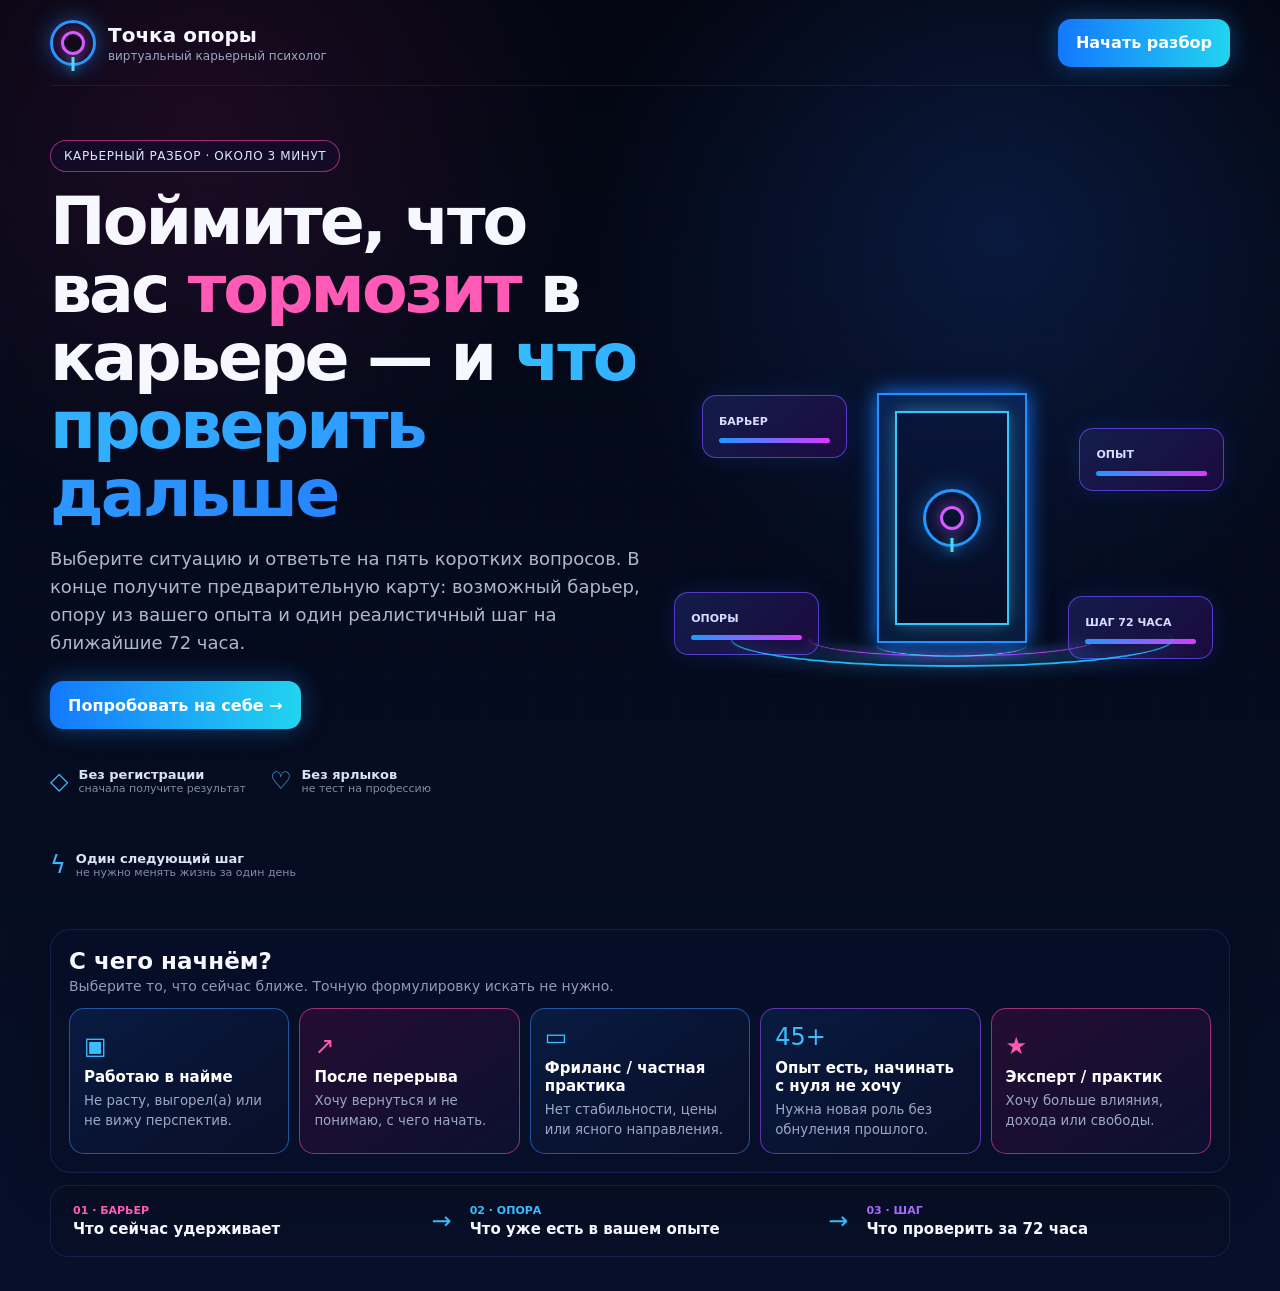
<file: career/mini-v2/index.html>
<!doctype html>
<html lang="ru">
<head>
<meta charset="utf-8">
<meta name="viewport" content="width=device-width,initial-scale=1,viewport-fit=cover">
<meta name="theme-color" content="#050816">
<meta http-equiv="Cache-Control" content="no-cache, no-store, must-revalidate">
<title>Точка опоры — карьерный разбор</title>
<style>
*{box-sizing:border-box}html,body{margin:0;min-height:100%;background:#050816;color:#f7f8ff;font-family:Inter,ui-sans-serif,system-ui,-apple-system,"Segoe UI",sans-serif}button{font:inherit}.app{min-height:100vh;position:relative;overflow:hidden;background:radial-gradient(circle at 78% 18%,rgba(37,109,255,.17),transparent 28%),radial-gradient(circle at 16% 10%,rgba(255,45,164,.10),transparent 24%),linear-gradient(180deg,#030611 0%,#07102a 100%)}.grid{position:fixed;inset:0;pointer-events:none;opacity:.18;background-image:linear-gradient(rgba(55,99,255,.13) 1px,transparent 1px),linear-gradient(90deg,rgba(55,99,255,.13) 1px,transparent 1px);background-size:48px 48px;mask-image:linear-gradient(to bottom,transparent,black 20%,black 80%,transparent)}.shell{width:min(1180px,calc(100% - 32px));margin:0 auto;position:relative;z-index:2}.topbar{height:86px;display:flex;align-items:center;justify-content:space-between;border-bottom:1px solid rgba(111,143,255,.13)}.brand{display:flex;align-items:center;gap:12px}.mark{width:46px;height:46px;border:3px solid #2098ff;border-radius:50%;position:relative;box-shadow:0 0 24px rgba(32,152,255,.45)}.mark:before{content:"";position:absolute;width:18px;height:18px;border:3px solid #d35cff;border-radius:50%;inset:0;margin:auto;box-shadow:0 0 18px rgba(211,92,255,.55)}.mark:after{content:"";position:absolute;width:3px;height:14px;background:#54d8ff;left:50%;bottom:-8px;transform:translateX(-50%);box-shadow:0 0 12px #54d8ff}.brand strong{display:block;font-size:20px}.brand small{display:block;color:#9ba8c4;font-size:12px;margin-top:2px}.btn{min-height:48px;border-radius:13px;border:1px solid rgba(96,132,255,.38);padding:0 18px;color:#fff;background:rgba(8,16,44,.75);cursor:pointer}.btn.primary{border:0;background:linear-gradient(90deg,#1478ff,#22d4ef);box-shadow:0 0 24px rgba(30,154,255,.36);font-weight:800}.hero{display:grid;grid-template-columns:1.03fr .97fr;gap:34px;align-items:center;padding:54px 0 28px}.eyebrow{display:inline-flex;align-items:center;border:1px solid rgba(255,69,174,.58);border-radius:999px;padding:8px 13px;color:#dce8ff;font-size:12px;text-transform:uppercase;letter-spacing:.05em;background:rgba(18,12,45,.62)}h1{font-size:clamp(42px,5.2vw,72px);line-height:1.02;letter-spacing:-.045em;margin:16px 0 18px;max-width:760px}h1 em{font-style:normal;color:#ff5bb6}h1 strong{font-weight:850;background:linear-gradient(90deg,#35baff,#2785ff);-webkit-background-clip:text;background-clip:text;color:transparent}.lead{font-size:18px;line-height:1.55;color:#aeb8cc;max-width:720px;margin:0 0 24px}.trust{display:flex;gap:24px;flex-wrap:wrap;margin-top:22px}.trust div{display:flex;gap:10px;align-items:center;color:#d9e3f6}.trust b{display:block;font-size:13px}.trust small{display:block;color:#7f8ca8;font-size:11px}.trust i{font-style:normal;font-size:24px;color:#40b7ff}
.portal{height:390px;position:relative;display:grid;place-items:center}.door{width:150px;height:250px;border:2px solid #258fff;box-shadow:0 0 20px #167aff,inset 0 0 26px rgba(24,120,255,.26);position:relative;background:linear-gradient(180deg,rgba(10,23,63,.8),rgba(7,13,33,.5));z-index:3;animation:doorGlow 3.4s ease-in-out infinite}.door:before{content:"";position:absolute;inset:16px;border:2px solid #38c5ff;box-shadow:0 0 18px rgba(56,197,255,.58);animation:innerGlow 2.6s ease-in-out infinite}.door .mark{position:absolute;left:50%;top:50%;transform:translate(-50%,-50%);width:58px;height:58px;animation:markPulse 2.4s ease-in-out infinite}.path{position:absolute;width:78%;height:120px;bottom:18px;border-bottom:3px solid #23b7ff;border-radius:50%;filter:drop-shadow(0 0 10px #23b7ff);transform:perspective(300px) rotateX(64deg);animation:pathPulse 3s ease-in-out infinite}.path:before,.path:after{content:"";position:absolute;left:18%;right:18%;border-bottom:2px solid #c03bff;border-radius:50%;height:70px;bottom:14px;filter:drop-shadow(0 0 8px #c03bff)}.path:after{left:34%;right:34%;height:40px;border-color:#40d9ff}.floating{position:absolute;border:1px solid rgba(111,78,255,.7);background:linear-gradient(135deg,rgba(21,32,82,.86),rgba(37,10,77,.7));border-radius:14px;padding:14px 16px;box-shadow:0 0 24px rgba(42,91,255,.16);min-width:145px;animation:floatIn .7s both}.floating b{font-size:11px;color:#d8dcff}.floating span{display:block;height:5px;border-radius:9px;background:linear-gradient(90deg,#2098ff,#db39ff,#2098ff);background-size:200% 100%;margin-top:9px;animation:barFlow 2.3s linear infinite}.f1{left:5%;top:72px;animation-delay:.08s}.f2{right:1%;top:105px;animation-delay:.18s}.f3{left:0;bottom:58px;animation-delay:.28s}.f4{right:3%;bottom:54px;animation-delay:.38s}
@keyframes doorGlow{0%,100%{box-shadow:0 0 18px #167aff,inset 0 0 24px rgba(24,120,255,.22)}50%{box-shadow:0 0 38px #167aff,0 0 72px rgba(89,56,255,.24),inset 0 0 34px rgba(24,174,255,.32)}}@keyframes innerGlow{0%,100%{opacity:.72}50%{opacity:1;box-shadow:0 0 28px rgba(56,197,255,.85)}}@keyframes markPulse{0%,100%{transform:translate(-50%,-50%) scale(1)}50%{transform:translate(-50%,-50%) scale(1.08)}}@keyframes pathPulse{0%,100%{opacity:.55;filter:drop-shadow(0 0 7px #23b7ff)}50%{opacity:1;filter:drop-shadow(0 0 18px #23b7ff)}}@keyframes barFlow{0%{background-position:0 0}100%{background-position:200% 0}}@keyframes floatIn{from{opacity:0;transform:translateY(12px) scale(.96)}to{opacity:1;transform:none}}
.situations{margin-top:6px;padding:18px;border:1px solid rgba(84,117,255,.18);border-radius:20px;background:rgba(8,15,42,.62);box-shadow:0 18px 50px rgba(0,0,0,.24)}.situations h2{margin:0 0 4px;font-size:23px}.situations>p{margin:0 0 14px;color:#8e9bb5;font-size:14px}.cards{display:grid;grid-template-columns:repeat(5,1fr);gap:10px}.scenario{min-height:116px;border:1px solid rgba(53,141,255,.54);border-radius:15px;padding:14px;background:linear-gradient(145deg,rgba(10,29,69,.88),rgba(9,16,41,.92));color:#fff;text-align:left;cursor:pointer}.scenario:nth-child(2),.scenario:nth-child(5){border-color:rgba(255,68,170,.58);background:linear-gradient(145deg,rgba(63,13,61,.55),rgba(14,17,50,.9))}.scenario:nth-child(4){border-color:rgba(153,74,255,.6)}.scenario strong{display:block;font-size:15px;margin:8px 0 4px}.scenario small{color:#9ba8c4;line-height:1.35}.scenario .ico{font-size:24px;color:#3cbcff}.scenario:nth-child(2) .ico,.scenario:nth-child(5) .ico{color:#ff5ab0}.mini-flow{margin:12px 0 34px;padding:18px 22px;border:1px solid rgba(86,124,255,.16);border-radius:18px;background:rgba(8,14,36,.52);display:flex;align-items:center;gap:18px}.mini-flow>div{flex:1}.mini-flow b{display:block;font-size:11px;color:#ff5bb6}.mini-flow strong{display:block;font-size:15px;margin-top:3px}.mini-flow span{font-size:24px;color:#3bbdff}.overlay{position:fixed;inset:0;background:radial-gradient(circle at 50% 0,rgba(41,93,255,.18),transparent 35%),#050816;z-index:30;display:none;overflow:auto}.overlay.open{display:block}.flow-head{height:78px;display:flex;align-items:center;justify-content:space-between;border-bottom:1px solid rgba(93,128,255,.16);padding:0 max(16px,calc((100vw - 980px)/2))}.exit{border:1px solid rgba(115,136,183,.35);border-radius:11px;background:transparent;color:#b8c2d7;min-height:42px;padding:0 14px;cursor:pointer}.progress{height:4px;background:#101a3d}.progress i{display:block;height:100%;width:20%;background:linear-gradient(90deg,#27a8ff,#e743ff);box-shadow:0 0 12px #399dff}.flow-body{width:min(760px,calc(100% - 28px));margin:0 auto;padding:34px 0 120px}.step{color:#71809e;font-size:12px;font-weight:800;letter-spacing:.08em;text-transform:uppercase}.question h2{font-size:clamp(30px,5vw,46px);line-height:1.1;margin:12px 0 8px}.question p{color:#94a0b9;margin:0 0 24px;font-size:16px}.answers{display:grid;gap:10px}.answer{min-height:62px;border:1px solid rgba(77,114,186,.4);border-radius:14px;background:rgba(10,20,50,.76);color:#f5f7ff;text-align:left;padding:14px 16px;cursor:pointer;font-size:15px}.answer.active{border-color:#31b8ff;background:rgba(15,47,91,.76)}.flow-controls{position:fixed;left:0;right:0;bottom:0;background:rgba(5,8,22,.92);backdrop-filter:blur(14px);border-top:1px solid rgba(88,123,255,.16);padding:12px max(16px,calc((100vw - 760px)/2));display:flex;justify-content:space-between;gap:10px}.back{min-height:48px;border:0;background:transparent;color:#9ba8c4;padding:0 12px;cursor:pointer}.next{min-width:180px}.result h2{font-size:clamp(30px,5vw,48px);margin:10px 0 14px}.result .intro{color:#9ca8bf;font-size:16px;line-height:1.55}.result-grid{display:grid;grid-template-columns:1fr 1fr;gap:12px;margin-top:18px}.result-card{border:1px solid rgba(69,112,199,.35);border-radius:16px;background:rgba(10,20,50,.72);padding:18px}.result-card.full{grid-column:1/-1}.result-card small{display:block;color:#49bfff;font-size:11px;font-weight:800;letter-spacing:.06em}.result-card strong{display:block;font-size:18px;margin:7px 0}.result-card p{color:#9ea9bd;margin:0;line-height:1.5}.step72{border-color:rgba(255,70,174,.45);background:linear-gradient(135deg,rgba(64,13,62,.42),rgba(11,19,50,.74))}.result-actions{display:grid;grid-template-columns:1.25fr .75fr;gap:10px;margin-top:16px}.consult{position:fixed;inset:0;background:rgba(1,4,15,.82);backdrop-filter:blur(8px);z-index:60;display:none;padding:18px;overflow:auto}.consult.open{display:grid;place-items:center}.consult-box{width:min(760px,100%);border:1px solid rgba(97,115,255,.34);border-radius:22px;background:linear-gradient(145deg,#0b1431,#170d37);padding:28px;box-shadow:0 0 60px rgba(50,83,255,.18)}.consult-box h2{font-size:34px;margin:8px 0 10px}.consult-box>p{color:#aab4c9;line-height:1.55}.consult-points{display:grid;grid-template-columns:repeat(3,1fr);gap:9px;margin:18px 0}.consult-points div{border:1px solid rgba(83,117,197,.28);border-radius:14px;padding:14px;background:rgba(5,14,38,.55)}.consult-points b{display:block;color:#ff63b7;font-size:12px}.consult-points strong{display:block;margin:5px 0}.consult-points small{color:#8d9ab3}.contact-title{margin:22px 0 9px;font-size:15px;color:#d9e4ff}.contact-grid{display:grid;grid-template-columns:repeat(3,1fr);gap:10px}.contact-btn{min-height:68px;border:1px solid rgba(82,130,225,.45);border-radius:15px;background:rgba(7,20,52,.76);color:#fff;cursor:pointer;padding:11px 12px;text-align:left}.contact-btn b{display:block;font-size:15px}.contact-btn small{display:block;color:#91a1bd;margin-top:3px}.contact-btn.calendar{border-color:#33aefe}.contact-btn.telegram{border-color:#39b9ff}.contact-btn.max{border-color:#ae62ff}.consult-actions{display:flex;justify-content:flex-end;margin-top:16px}.note{font-size:11px;color:#6f7c97;margin-top:14px}.toast{position:fixed;left:50%;bottom:26px;transform:translateX(-50%);z-index:100;background:#edf6ff;color:#071327;padding:12px 16px;border-radius:12px;font-weight:800;box-shadow:0 10px 40px rgba(0,0,0,.35)}
@media(max-width:950px){.hero{grid-template-columns:1fr}.portal{height:330px}.cards{grid-template-columns:repeat(2,1fr)}.cards .scenario:last-child{grid-column:1/-1}.mini-flow{display:grid}.consult-points,.contact-grid{grid-template-columns:1fr}}
@media(max-width:620px){.shell{width:min(100% - 22px,1180px)}.topbar{height:70px}.brand small{display:none}.hero{padding:28px 0 18px}.hero h1{font-size:39px}.lead{font-size:16px}
.portal{height:auto;min-height:390px;display:grid!important;grid-template-columns:minmax(0,1fr) minmax(0,1fr)!important;grid-template-rows:205px 66px 66px!important;gap:10px!important;align-items:stretch!important;justify-items:stretch!important;padding:8px 0 4px!important;overflow:visible!important}.portal .door{position:relative!important;grid-column:1/-1!important;grid-row:1!important;justify-self:center!important;align-self:start!important;width:108px!important;height:182px!important;left:auto!important;right:auto!important;top:auto!important;bottom:auto!important;transform:none!important}.portal .door:before{inset:12px!important}.portal .door .mark{width:48px!important;height:48px!important}.portal .path{position:absolute!important;width:92%!important;height:78px!important;left:4%!important;right:auto!important;top:118px!important;bottom:auto!important;z-index:1!important}.portal .floating{position:relative!important;left:auto!important;right:auto!important;top:auto!important;bottom:auto!important;transform:none!important;min-width:0!important;width:100%!important;height:66px!important;padding:10px 12px!important;z-index:5!important;display:flex!important;flex-direction:column!important;justify-content:center!important;animation:mobileCardIn .65s both!important}.portal .floating b{font-size:10px!important}.portal .floating span{margin-top:6px!important;height:4px!important}.portal .f1{grid-column:1!important;grid-row:2!important;animation-delay:.12s!important}.portal .f3{grid-column:2!important;grid-row:2!important;animation-delay:.22s!important}.portal .f2{grid-column:1!important;grid-row:3!important;animation-delay:.32s!important}.portal .f4{grid-column:2!important;grid-row:3!important;animation-delay:.42s!important}@keyframes mobileCardIn{from{opacity:0;transform:translateY(14px) scale(.97)}to{opacity:1;transform:none}}
.cards{grid-template-columns:1fr}.cards .scenario:last-child{grid-column:auto}.scenario{min-height:92px}.flow-body{padding-top:24px}.question h2{font-size:30px}.flow-controls{padding:10px 12px calc(10px + env(safe-area-inset-bottom))}.result-grid,.result-actions{grid-template-columns:1fr}.consult-box{padding:22px 16px}.consult-box h2{font-size:28px}}
@media(prefers-reduced-motion:reduce){.door,.door:before,.door .mark,.path,.floating,.floating span{animation:none!important}}
</style>
</head>
<body>
<div class="app"><div class="grid"></div><header class="topbar shell"><div class="brand"><span class="mark"></span><div><strong>Точка опоры</strong><small>виртуальный карьерный психолог</small></div></div><button class="btn primary" id="topStart">Начать разбор</button></header><main class="shell"><section class="hero"><div><span class="eyebrow">Карьерный разбор · около 3 минут</span><h1>Поймите, что вас <em>тормозит</em> в карьере — и <strong>что проверить дальше</strong></h1><p class="lead">Выберите ситуацию и ответьте на пять коротких вопросов. В конце получите предварительную карту: возможный барьер, опору из вашего опыта и один реалистичный шаг на ближайшие 72 часа.</p><button class="btn primary" id="heroStart">Попробовать на себе →</button><div class="trust"><div><i>◇</i><p><b>Без регистрации</b><small>сначала получите результат</small></p></div><div><i>♡</i><p><b>Без ярлыков</b><small>не тест на профессию</small></p></div><div><i>ϟ</i><p><b>Один следующий шаг</b><small>не нужно менять жизнь за один день</small></p></div></div></div><div class="portal"><div class="floating f1"><b>БАРЬЕР</b><span></span></div><div class="floating f2"><b>ОПЫТ</b><span></span></div><div class="floating f3"><b>ОПОРЫ</b><span></span></div><div class="floating f4"><b>ШАГ 72 ЧАСА</b><span></span></div><div class="door"><span class="mark"></span></div><div class="path"></div></div></section><section class="situations" id="situations"><h2>С чего начнём?</h2><p>Выберите то, что сейчас ближе. Точную формулировку искать не нужно.</p><div class="cards" id="scenarioCards"></div></section><section class="mini-flow"><div><b>01 · БАРЬЕР</b><strong>Что сейчас удерживает</strong></div><span>→</span><div><b style="color:#3cbcff">02 · ОПОРА</b><strong>Что уже есть в вашем опыте</strong></div><span>→</span><div><b style="color:#a76aff">03 · ШАГ</b><strong>Что проверить за 72 часа</strong></div></section></main></div>
<section class="overlay" id="overlay" aria-hidden="true"><header class="flow-head"><div class="brand"><span class="mark"></span><div><strong>Точка опоры</strong><small id="flowStep">Шаг 1 из 5</small></div></div><button class="exit" id="exitBtn">Выйти</button></header><div class="progress"><i id="progress"></i></div><main class="flow-body" id="flowBody"></main><footer class="flow-controls" id="flowControls"><button class="back" id="backBtn">← Назад</button><button class="btn primary next" id="nextBtn" disabled>Дальше →</button></footer></section>
<section class="consult" id="consult" aria-hidden="true"><div class="consult-box"><span class="eyebrow">Персональный следующий шаг</span><h2>Разобрать карту с Мариной</h2><p>Мини‑аппка показывает только первую гипотезу. На консультации можно проверить её на вашей реальной истории и собрать маршрут без обнуления накопленного опыта.</p><div class="consult-points"><div><b>01</b><strong>Уточним барьер</strong><small>что именно останавливает движение</small></div><div><b>02</b><strong>Соберём опоры</strong><small>задачи, результаты и сильные действия</small></div><div><b>03</b><strong>Выберем проверку</strong><small>2–3 гипотезы и безопасный следующий шаг</small></div></div><h3 class="contact-title">Выберите удобный способ</h3><div class="contact-grid"><button class="contact-btn calendar" data-contact="Календарь записи"><b>◷ Календарь записи</b><small>Выбрать удобное время</small></button><button class="contact-btn telegram" data-contact="Telegram"><b>✈ Telegram</b><small>Написать Марине</small></button><button class="contact-btn max" data-contact="MAX"><b>◉ MAX</b><small>Написать в MAX</small></button></div><div class="consult-actions"><button class="btn" id="closeConsult">Пока сделать шаг самому</button></div><p class="note">Консультация не обещает готовую профессию. Её задача — прояснить ситуацию, собрать факты и выбрать способ проверки.</p></div></section>
<script>
const SCENARIOS={hire:{icon:'▣',title:'Работаю в найме',text:'Не расту, выгорел(а) или не вижу перспектив.'},return:{icon:'↗',title:'После перерыва',text:'Хочу вернуться и не понимаю, с чего начать.'},freelance:{icon:'▭',title:'Фриланс / частная практика',text:'Нет стабильности, цены или ясного направления.'},experienced:{icon:'45+',title:'Опыт есть, начинать с нуля не хочу',text:'Нужна новая роль без обнуления прошлого.'},expert:{icon:'★',title:'Эксперт / практик',text:'Хочу больше влияния, дохода или свободы.'}};
const QUESTIONS=[{key:'barrier',k:'Где остановилось движение',q:'Что сейчас больше всего мешает двигаться дальше?',h:'Выберите ближайший вариант — это первая рабочая гипотеза.',o:[['direction','Не понимаю, куда двигаться'],['value','Не вижу ценности своего опыта'],['risk','Боюсь цены ошибки и потери устойчивости'],['action','Понимаю, что делать, но не начинаю'],['load','Сил и времени почти не остаётся']]},{key:'protect',k:'Цена изменения',q:'Что сейчас нельзя потерять ради перемен?',h:'Хороший маршрут должен выдерживать вашу реальную жизнь.',o:[['income','Стабильный доход'],['time','Время и предсказуемый график'],['status','Профессиональный уровень и статус'],['family','Возможность совмещать с семьёй'],['energy','Здоровье и посильную нагрузку']]},{key:'resource',k:'Опора',q:'Где лучше всего видно, что ваш опыт уже имеет ценность?',h:'Ищем не красивую самооценку, а факты.',o:[['results','Могу назвать конкретные результаты'],['people','Ко мне регулярно обращаются за помощью'],['complex','Мне доверяют сложные задачи'],['adapt','Я быстро разбираюсь в новом'],['unknown','Мне трудно сейчас увидеть свою опору']]},{key:'pattern',k:'Что происходит вместо проверки',q:'Что вы чаще делаете вместо реального шага?',h:'Это помогает понять, где маршрут застревает.',o:[['learn','Ещё учусь и готовлюсь'],['think','Долго сравниваю варианты'],['devalue','Обесцениваю идею ещё до проверки'],['busy','Ухожу в текущие дела и перегрузку'],['random','Пробую разное без критерия результата']]},{key:'time',k:'Размер первого шага',q:'Какой эксперимент реально поместится в ближайшие 72 часа?',h:'Не самый правильный — самый выполнимый.',o:[['10','10–15 минут'],['30','Около 30 минут'],['60','Около часа'],['talk','Один короткий разговор с человеком']]}];
const RESULT={direction:{title:'Сейчас важнее вернуть критерии направления',text:'Пока неясно, по каким признакам отличать подходящее направление от неподходящего.'},value:{title:'Сейчас важнее собрать доказательства ценности опыта',text:'Опыт есть, но он пока не собран в понятную профессиональную конструкцию.'},risk:{title:'Сейчас важнее спроектировать переход вокруг реальных ограничений',text:'Маршрут должен сохранять то, что вы сейчас не готовы потерять.'},action:{title:'Сейчас важнее вернуть внешний шаг вместо подготовки',text:'Подготовка, сравнение или сомнения происходят раньше первой реальной проверки.'},load:{title:'Сейчас важнее уменьшить размер изменения',text:'Первый шаг должен быть настолько мал, чтобы не стать ещё одной тяжёлой обязанностью.'}};
const RESOURCE={results:'У вас есть конкретные результаты, которые можно перевести на язык новой роли.',people:'Повторные обращения людей — уже доказательство востребованной функции.',complex:'Доверие сложных задач показывает профессиональный капитал, который не нужно обнулять.',adapt:'Способность быстро разбираться в новом — переносимая профессиональная опора.',unknown:'Опору лучше искать не в самооценке, а в конкретных эпизодах опыта.'};
const scenarioCards=document.getElementById('scenarioCards'),overlay=document.getElementById('overlay'),flowBody=document.getElementById('flowBody'),flowStep=document.getElementById('flowStep'),progress=document.getElementById('progress'),nextBtn=document.getElementById('nextBtn'),backBtn=document.getElementById('backBtn'),controls=document.getElementById('flowControls'),consult=document.getElementById('consult');let state={scenario:null,step:0,answers:{}};
Object.entries(SCENARIOS).forEach(([id,s])=>{const b=document.createElement('button');b.className='scenario';b.innerHTML=`<span class="ico">${s.icon}</span><strong>${s.title}</strong><small>${s.text}</small>`;b.addEventListener('click',()=>start(id));scenarioCards.appendChild(b)});
function start(id){state={scenario:id,step:0,answers:{}};overlay.classList.add('open');document.body.style.overflow='hidden';renderQuestion()}
function renderQuestion(){controls.style.display='flex';const q=QUESTIONS[state.step],chosen=state.answers[q.key];flowStep.textContent=`Шаг ${state.step+1} из ${QUESTIONS.length}`;progress.style.width=`${((state.step+1)/QUESTIONS.length)*100}%`;flowBody.innerHTML=`<section class="question"><span class="step">${q.k}</span><h2>${q.q}</h2><p>${q.h}</p><div class="answers">${q.o.map(([v,t])=>`<button class="answer ${chosen===v?'active':''}" data-value="${v}">${t}</button>`).join('')}</div></section>`;flowBody.querySelectorAll('.answer').forEach(b=>b.addEventListener('click',()=>{state.answers[q.key]=b.dataset.value;renderQuestion()}));nextBtn.disabled=!state.answers[q.key];nextBtn.textContent=state.step===QUESTIONS.length-1?'Получить карту →':'Дальше →';backBtn.style.visibility=state.step===0?'hidden':'visible'}
function barrier(){const b=state.answers.barrier;if(['direction','value','risk','load'].includes(b))return b;if(['learn','think','devalue'].includes(state.answers.pattern))return'action';return b||'direction'}
function stepText(type){const mins=state.answers.time==='10'?'10–15 минут':state.answers.time==='30'?'30 минут':state.answers.time==='60'?'около часа':'один короткий разговор';if(type==='direction')return`За ${mins}: выберите 3 возможных направления и для каждого запишите один факт, который нужно проверить.`;if(type==='value')return`За ${mins}: выпишите 5 эпизодов — задача → ваше действие → результат. Найдите то, что повторяется.`;if(type==='risk')return`За ${mins}: разделите «нельзя потерять» и «можно менять», затем выберите одну проверку без увольнения и больших затрат.`;if(type==='load')return`За ${mins}: выберите один микрошаг, который уменьшает неопределённость, но не добавляет большой нагрузки.`;return`За ${mins}: сделайте один внешний шаг — покажите гипотезу человеку из сферы и задайте два конкретных вопроса.`}
function showResult(){const type=barrier(),r=RESULT[type],res=RESOURCE[state.answers.resource]||RESOURCE.unknown,protect=QUESTIONS[1].o.find(x=>x[0]===state.answers.protect)?.[1]||'реальные ограничения';controls.style.display='none';flowStep.textContent='Ваша предварительная карта';progress.style.width='100%';flowBody.innerHTML=`<section class="result"><span class="eyebrow">Предварительная карта</span><h2>${r.title}</h2><p class="intro">${r.text} Это первая гипотеза, а не готовое решение за вас.</p><div class="result-grid"><article class="result-card"><small>ОПОРА</small><strong>Что уже можно использовать</strong><p>${res}</p></article><article class="result-card"><small>ОГРАНИЧЕНИЕ</small><strong>Что маршрут должен сохранить</strong><p>${protect}.</p></article><article class="result-card full step72"><small>ПЕРВЫЙ ШАГ НА 72 ЧАСА</small><strong>Не выбирать навсегда — получить новые данные</strong><p>${stepText(type)}</p></article><article class="result-card full"><small>ЧТО АВТОМАТИЧЕСКАЯ КАРТА НЕ ВИДИТ</small><strong>Вашу полную историю и внутреннюю цену выбора</strong><p>На живом разборе можно проверить, что здесь относится к карьерной задаче, а что — к страху ошибки, обесцениванию опыта или реальным ограничениям.</p></article></div><div class="result-actions"><button class="btn primary" id="consultBtn">Разобрать карту с Мариной →</button><button class="btn" id="againBtn">Пройти ещё раз</button></div></section>`;document.getElementById('consultBtn').onclick=()=>consult.classList.add('open');document.getElementById('againBtn').onclick=()=>{overlay.classList.remove('open');document.body.style.overflow='';document.getElementById('situations').scrollIntoView({behavior:'smooth'})}}
nextBtn.onclick=()=>{if(!state.answers[QUESTIONS[state.step].key])return;if(state.step<QUESTIONS.length-1){state.step++;renderQuestion()}else showResult()};backBtn.onclick=()=>{if(state.step>0){state.step--;renderQuestion()}};document.getElementById('exitBtn').onclick=()=>{overlay.classList.remove('open');document.body.style.overflow=''};['topStart','heroStart'].forEach(id=>document.getElementById(id).onclick=()=>document.getElementById('situations').scrollIntoView({behavior:'smooth'}));document.getElementById('closeConsult').onclick=()=>consult.classList.remove('open');document.querySelectorAll('[data-contact]').forEach(b=>b.onclick=()=>showToast(`${b.dataset.contact}: кнопка готова, осталось подключить вашу ссылку`));function showToast(t){document.querySelector('.toast')?.remove();const x=document.createElement('div');x.className='toast';x.textContent=t;document.body.appendChild(x);setTimeout(()=>x.remove(),2600)}
</script>
</body>
</html>
</file>
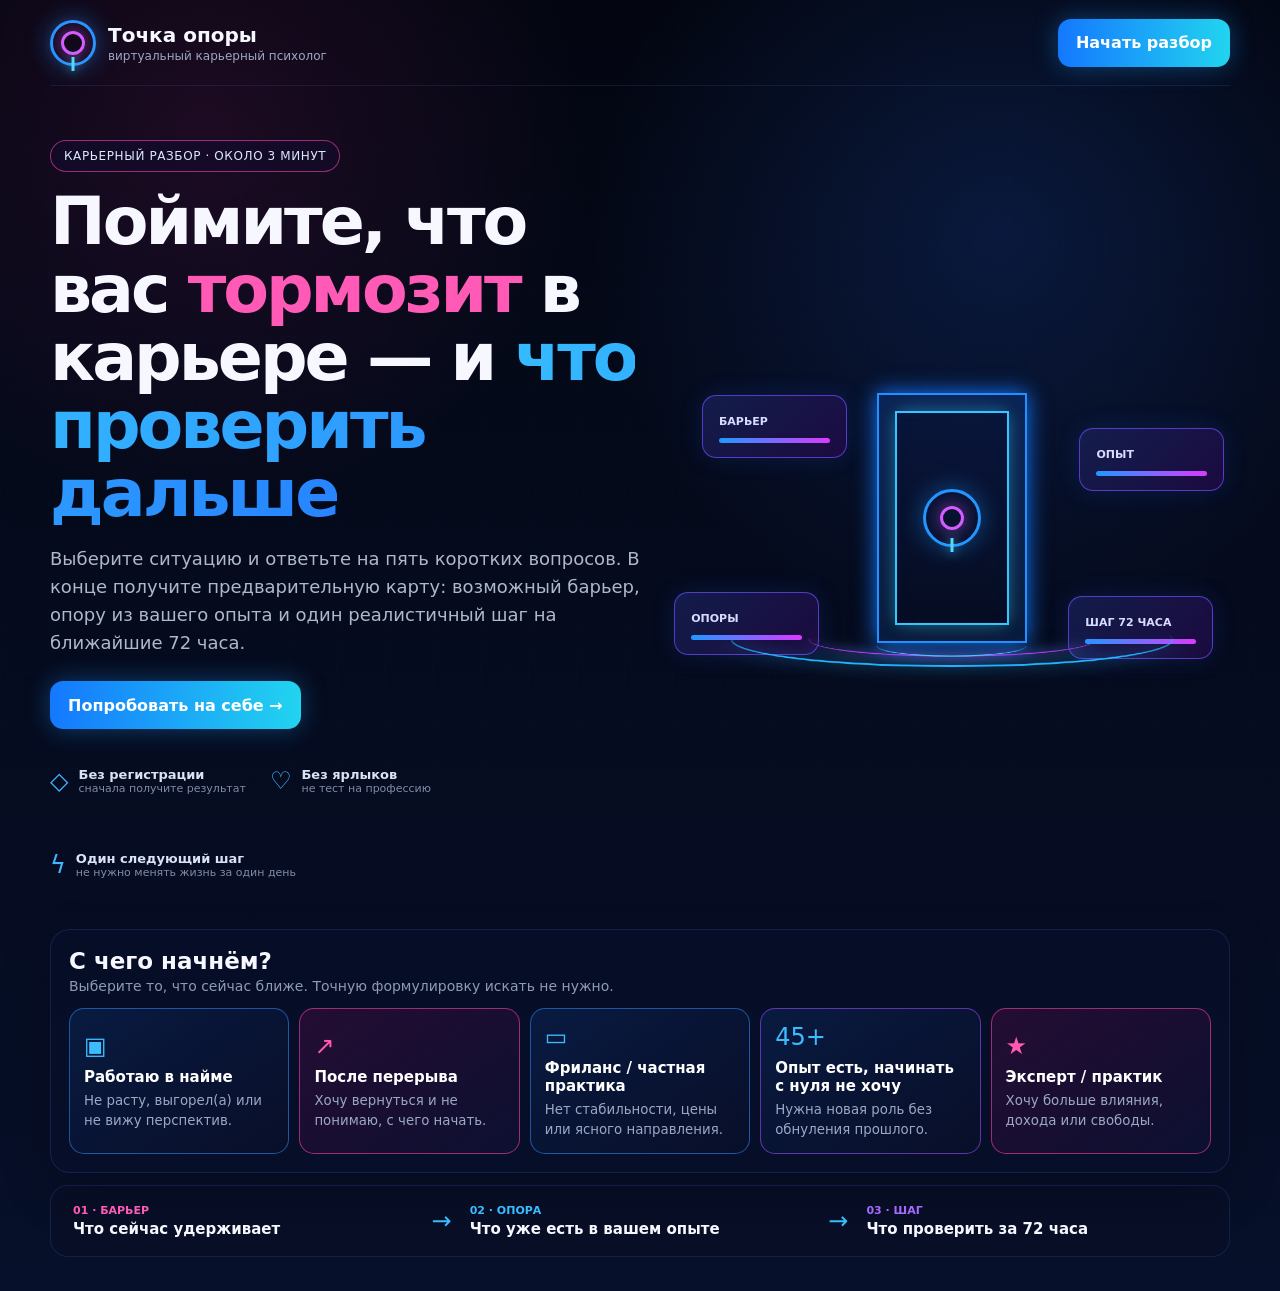
<file: career/mini/index.html>
<!doctype html>
<html lang="ru">
<head>
<meta charset="utf-8">
<meta name="viewport" content="width=device-width,initial-scale=1,viewport-fit=cover">
<meta name="theme-color" content="#050816">
<title>Точка опоры — карьерный разбор</title>
<style>
*{box-sizing:border-box}html,body{margin:0;min-height:100%;background:#050816;color:#f7f8ff;font-family:Inter,ui-sans-serif,system-ui,-apple-system,"Segoe UI",sans-serif}button{font:inherit}.app{min-height:100vh;position:relative;overflow:hidden;background:radial-gradient(circle at 78% 18%,rgba(37,109,255,.17),transparent 28%),radial-gradient(circle at 16% 10%,rgba(255,45,164,.10),transparent 24%),linear-gradient(180deg,#030611 0%,#07102a 100%)}.grid{position:fixed;inset:0;pointer-events:none;opacity:.2;background-image:linear-gradient(rgba(55,99,255,.13) 1px,transparent 1px),linear-gradient(90deg,rgba(55,99,255,.13) 1px,transparent 1px);background-size:48px 48px;mask-image:linear-gradient(to bottom,transparent,black 20%,black 80%,transparent)}.shell{width:min(1180px,calc(100% - 32px));margin:0 auto;position:relative;z-index:2}.topbar{height:86px;display:flex;align-items:center;justify-content:space-between;border-bottom:1px solid rgba(111,143,255,.13)}.brand{display:flex;align-items:center;gap:12px}.mark{width:46px;height:46px;border:3px solid #2098ff;border-radius:50%;position:relative;box-shadow:0 0 24px rgba(32,152,255,.45)}.mark:before{content:"";position:absolute;width:18px;height:18px;border:3px solid #d35cff;border-radius:50%;inset:0;margin:auto;box-shadow:0 0 18px rgba(211,92,255,.55)}.mark:after{content:"";position:absolute;width:3px;height:14px;background:#54d8ff;left:50%;bottom:-8px;transform:translateX(-50%);box-shadow:0 0 12px #54d8ff}.brand strong{display:block;font-size:20px}.brand small{display:block;color:#9ba8c4;font-size:12px;margin-top:2px}.btn{min-height:48px;border-radius:13px;border:1px solid rgba(96,132,255,.38);padding:0 18px;color:#fff;background:rgba(8,16,44,.75);cursor:pointer}.btn.primary{border:0;background:linear-gradient(90deg,#1478ff,#22d4ef);box-shadow:0 0 24px rgba(30,154,255,.36);font-weight:800}.btn:hover{transform:translateY(-1px)}.hero{display:grid;grid-template-columns:1.03fr .97fr;gap:34px;align-items:center;padding:54px 0 28px}.eyebrow{display:inline-flex;align-items:center;border:1px solid rgba(255,69,174,.58);border-radius:999px;padding:8px 13px;color:#dce8ff;font-size:12px;text-transform:uppercase;letter-spacing:.05em;background:rgba(18,12,45,.62)}h1{font-size:clamp(42px,5.2vw,72px);line-height:1.02;letter-spacing:-.045em;margin:16px 0 18px;max-width:760px}h1 em{font-style:normal;color:#ff5bb6}h1 strong{font-weight:850;background:linear-gradient(90deg,#35baff,#2785ff);-webkit-background-clip:text;background-clip:text;color:transparent}.lead{font-size:18px;line-height:1.55;color:#aeb8cc;max-width:720px;margin:0 0 24px}.trust{display:flex;gap:24px;flex-wrap:wrap;margin-top:22px}.trust div{display:flex;gap:10px;align-items:center;color:#d9e3f6}.trust b{display:block;font-size:13px}.trust small{display:block;color:#7f8ca8;font-size:11px}.trust i{font-style:normal;font-size:24px;color:#40b7ff}.portal{height:390px;position:relative;display:grid;place-items:center}.door{width:150px;height:250px;border:2px solid #258fff;box-shadow:0 0 20px #167aff,inset 0 0 26px rgba(24,120,255,.26);position:relative;background:linear-gradient(180deg,rgba(10,23,63,.8),rgba(7,13,33,.5));z-index:3}.door:before{content:"";position:absolute;inset:16px;border:2px solid #38c5ff;box-shadow:0 0 18px rgba(56,197,255,.58)}.door .mark{position:absolute;left:50%;top:50%;transform:translate(-50%,-50%);width:58px;height:58px}.path{position:absolute;width:78%;height:120px;bottom:18px;border-bottom:3px solid #23b7ff;border-radius:50%;filter:drop-shadow(0 0 10px #23b7ff);transform:perspective(300px) rotateX(64deg)}.path:before,.path:after{content:"";position:absolute;left:18%;right:18%;border-bottom:2px solid #c03bff;border-radius:50%;height:70px;bottom:14px;filter:drop-shadow(0 0 8px #c03bff)}.path:after{left:34%;right:34%;height:40px;border-color:#40d9ff}.floating{position:absolute;border:1px solid rgba(111,78,255,.7);background:linear-gradient(135deg,rgba(21,32,82,.86),rgba(37,10,77,.7));border-radius:14px;padding:14px 16px;box-shadow:0 0 24px rgba(42,91,255,.16);min-width:145px}.floating b{font-size:11px;color:#d8dcff}.floating span{display:block;height:5px;border-radius:9px;background:linear-gradient(90deg,#2098ff,#db39ff);margin-top:9px}.f1{left:5%;top:72px}.f2{right:1%;top:105px}.f3{left:0;bottom:58px}.f4{right:3%;bottom:54px}.situations{margin-top:6px;padding:18px;border:1px solid rgba(84,117,255,.18);border-radius:20px;background:rgba(8,15,42,.62);box-shadow:0 18px 50px rgba(0,0,0,.24)}.situations h2{margin:0 0 4px;font-size:23px}.situations>p{margin:0 0 14px;color:#8e9bb5;font-size:14px}.cards{display:grid;grid-template-columns:repeat(5,1fr);gap:10px}.scenario{min-height:116px;border:1px solid rgba(53,141,255,.54);border-radius:15px;padding:14px;background:linear-gradient(145deg,rgba(10,29,69,.88),rgba(9,16,41,.92));color:#fff;text-align:left;cursor:pointer;position:relative}.scenario:nth-child(2),.scenario:nth-child(5){border-color:rgba(255,68,170,.58);background:linear-gradient(145deg,rgba(63,13,61,.55),rgba(14,17,50,.9))}.scenario:nth-child(4){border-color:rgba(153,74,255,.6)}.scenario strong{display:block;font-size:15px;margin:8px 0 4px}.scenario small{color:#9ba8c4;line-height:1.35}.scenario .ico{font-size:24px;color:#3cbcff}.scenario:nth-child(2) .ico,.scenario:nth-child(5) .ico{color:#ff5ab0}.mini-flow{margin:12px 0 34px;padding:18px 22px;border:1px solid rgba(86,124,255,.16);border-radius:18px;background:rgba(8,14,36,.52);display:flex;align-items:center;gap:18px}.mini-flow>div{flex:1}.mini-flow b{display:block;font-size:11px;color:#ff5bb6}.mini-flow strong{display:block;font-size:15px;margin-top:3px}.mini-flow span{font-size:24px;color:#3bbdff}.overlay{position:fixed;inset:0;background:radial-gradient(circle at 50% 0,rgba(41,93,255,.18),transparent 35%),#050816;z-index:30;display:none;overflow:auto}.overlay.open{display:block}.flow-head{height:78px;display:flex;align-items:center;justify-content:space-between;border-bottom:1px solid rgba(93,128,255,.16);padding:0 max(16px,calc((100vw - 980px)/2))}.exit{border:1px solid rgba(115,136,183,.35);border-radius:11px;background:transparent;color:#b8c2d7;min-height:42px;padding:0 14px;cursor:pointer}.progress{height:4px;background:#101a3d}.progress i{display:block;height:100%;width:20%;background:linear-gradient(90deg,#27a8ff,#e743ff);box-shadow:0 0 12px #399dff}.flow-body{width:min(760px,calc(100% - 28px));margin:0 auto;padding:34px 0 120px}.step{color:#71809e;font-size:12px;font-weight:800;letter-spacing:.08em;text-transform:uppercase}.question h2{font-size:clamp(30px,5vw,46px);line-height:1.1;margin:12px 0 8px}.question p{color:#94a0b9;margin:0 0 24px;font-size:16px}.answers{display:grid;gap:10px}.answer{min-height:62px;border:1px solid rgba(77,114,186,.4);border-radius:14px;background:rgba(10,20,50,.76);color:#f5f7ff;text-align:left;padding:14px 16px;cursor:pointer;font-size:15px}.answer.active{border-color:#31b8ff;background:rgba(15,47,91,.76)}.flow-controls{position:fixed;left:0;right:0;bottom:0;background:rgba(5,8,22,.92);backdrop-filter:blur(14px);border-top:1px solid rgba(88,123,255,.16);padding:12px max(16px,calc((100vw - 760px)/2));display:flex;justify-content:space-between;gap:10px}.back{min-height:48px;border:0;background:transparent;color:#9ba8c4;padding:0 12px;cursor:pointer}.next{min-width:180px}.result h2{font-size:clamp(30px,5vw,48px);margin:10px 0 14px}.result .intro{color:#9ca8bf;font-size:16px;line-height:1.55}.result-grid{display:grid;grid-template-columns:1fr 1fr;gap:12px;margin-top:18px}.result-card{border:1px solid rgba(69,112,199,.35);border-radius:16px;background:rgba(10,20,50,.72);padding:18px}.result-card.full{grid-column:1/-1}.result-card small{display:block;color:#49bfff;font-size:11px;font-weight:800;letter-spacing:.06em}.result-card strong{display:block;font-size:18px;margin:7px 0}.result-card p{color:#9ea9bd;margin:0;line-height:1.5}.step72{border-color:rgba(255,70,174,.45);background:linear-gradient(135deg,rgba(64,13,62,.42),rgba(11,19,50,.74))}.result-actions{display:grid;grid-template-columns:1.25fr .75fr;gap:10px;margin-top:16px}.consult{position:fixed;inset:0;background:rgba(1,4,15,.82);backdrop-filter:blur(8px);z-index:60;display:none;padding:18px;overflow:auto}.consult.open{display:grid;place-items:center}.consult-box{width:min(760px,100%);border:1px solid rgba(97,115,255,.34);border-radius:22px;background:linear-gradient(145deg,#0b1431,#170d37);padding:28px;box-shadow:0 0 60px rgba(50,83,255,.18)}.consult-box h2{font-size:34px;margin:8px 0 10px}.consult-box>p{color:#aab4c9;line-height:1.55}.consult-points{display:grid;grid-template-columns:repeat(3,1fr);gap:9px;margin:18px 0}.consult-points div{border:1px solid rgba(83,117,197,.28);border-radius:14px;padding:14px;background:rgba(5,14,38,.55)}.consult-points b{display:block;color:#ff63b7;font-size:12px}.consult-points strong{display:block;margin:5px 0}.consult-points small{color:#8d9ab3}.contact-title{margin:22px 0 9px;font-size:15px;color:#d9e4ff}.contact-grid{display:grid;grid-template-columns:repeat(3,1fr);gap:10px}.contact-btn{min-height:68px;border:1px solid rgba(82,130,225,.45);border-radius:15px;background:rgba(7,20,52,.76);color:#fff;cursor:pointer;padding:11px 12px;text-align:left}.contact-btn b{display:block;font-size:15px}.contact-btn small{display:block;color:#91a1bd;margin-top:3px}.contact-btn.calendar{border-color:#33aefe}.contact-btn.telegram{border-color:#39b9ff}.contact-btn.max{border-color:#ae62ff}.consult-actions{display:flex;justify-content:flex-end;margin-top:16px}.note{font-size:11px;color:#6f7c97;margin-top:14px}.toast{position:fixed;left:50%;bottom:26px;transform:translateX(-50%);z-index:100;background:#edf6ff;color:#071327;padding:12px 16px;border-radius:12px;font-weight:800;box-shadow:0 10px 40px rgba(0,0,0,.35)}@media(max-width:950px){.hero{grid-template-columns:1fr}.portal{height:300px}.cards{grid-template-columns:repeat(2,1fr)}.cards .scenario:last-child{grid-column:1/-1}.mini-flow{display:grid}.consult-points,.contact-grid{grid-template-columns:1fr}}@media(max-width:620px){.shell{width:min(100% - 22px,1180px)}.topbar{height:70px}.brand small{display:none}.hero{padding:28px 0 18px}.hero h1{font-size:39px}.lead{font-size:16px}.portal{height:344px;display:grid;grid-template-columns:1fr 1fr;grid-template-rows:190px 66px 66px;gap:8px 10px;place-items:stretch;padding-top:4px}.portal .door{grid-column:1/-1;grid-row:1;justify-self:center;align-self:start;width:106px;height:176px}.portal .door:before{inset:12px}.portal .door .mark{width:48px;height:48px}.portal .path{width:88%;height:74px;top:112px;bottom:auto;left:6%;z-index:1}.portal .floating{position:relative!important;left:auto!important;right:auto!important;top:auto!important;bottom:auto!important;transform:none!important;min-width:0;width:100%;padding:10px 11px;z-index:4;display:flex;flex-direction:column;justify-content:center}.portal .floating b{font-size:10px}.portal .floating span{margin-top:6px;height:4px}.portal .f1{grid-column:1;grid-row:2}.portal .f2{grid-column:2;grid-row:2}.portal .f3{grid-column:1;grid-row:3}.portal .f4{grid-column:2;grid-row:3}.cards{grid-template-columns:1fr}.cards .scenario:last-child{grid-column:auto}.scenario{min-height:92px}.flow-body{padding-top:24px}.question h2{font-size:30px}.flow-controls{padding:10px 12px calc(10px + env(safe-area-inset-bottom))}.result-grid,.result-actions{grid-template-columns:1fr}.consult-box{padding:22px 16px}.consult-box h2{font-size:28px}}
</style>
</head>
<body>
<div class="app"><div class="grid"></div><header class="topbar shell"><div class="brand"><span class="mark"></span><div><strong>Точка опоры</strong><small>виртуальный карьерный психолог</small></div></div><button class="btn primary" id="topStart">Начать разбор</button></header><main class="shell"><section class="hero"><div><span class="eyebrow">Карьерный разбор · около 3 минут</span><h1>Поймите, что вас <em>тормозит</em> в карьере — и <strong>что проверить дальше</strong></h1><p class="lead">Выберите ситуацию и ответьте на пять коротких вопросов. В конце получите предварительную карту: возможный барьер, опору из вашего опыта и один реалистичный шаг на ближайшие 72 часа.</p><button class="btn primary" id="heroStart">Попробовать на себе →</button><div class="trust"><div><i>◇</i><p><b>Без регистрации</b><small>сначала получите результат</small></p></div><div><i>♡</i><p><b>Без ярлыков</b><small>не тест на профессию</small></p></div><div><i>ϟ</i><p><b>Один следующий шаг</b><small>не нужно менять жизнь за один день</small></p></div></div></div><div class="portal"><div class="floating f1"><b>БАРЬЕР</b><span></span></div><div class="floating f2"><b>ОПЫТ</b><span></span></div><div class="floating f3"><b>ОПОРЫ</b><span></span></div><div class="floating f4"><b>ШАГ 72 ЧАСА</b><span></span></div><div class="door"><span class="mark"></span></div><div class="path"></div></div></section><section class="situations" id="situations"><h2>С чего начнём?</h2><p>Выберите то, что сейчас ближе. Точную формулировку искать не нужно.</p><div class="cards" id="scenarioCards"></div></section><section class="mini-flow"><div><b>01 · БАРЬЕР</b><strong>Что сейчас удерживает</strong></div><span>→</span><div><b style="color:#3cbcff">02 · ОПОРА</b><strong>Что уже есть в вашем опыте</strong></div><span>→</span><div><b style="color:#a76aff">03 · ШАГ</b><strong>Что проверить за 72 часа</strong></div></section></main></div>
<section class="overlay" id="overlay" aria-hidden="true"><header class="flow-head"><div class="brand"><span class="mark"></span><div><strong>Точка опоры</strong><small id="flowStep">Шаг 1 из 5</small></div></div><button class="exit" id="exitBtn">Выйти</button></header><div class="progress"><i id="progress"></i></div><main class="flow-body" id="flowBody"></main><footer class="flow-controls" id="flowControls"><button class="back" id="backBtn">← Назад</button><button class="btn primary next" id="nextBtn" disabled>Дальше →</button></footer></section>
<section class="consult" id="consult" aria-hidden="true"><div class="consult-box"><span class="eyebrow">Персональный следующий шаг</span><h2>Разобрать карту с Мариной</h2><p>Мини‑аппка показывает только первую гипотезу. На консультации можно проверить её на вашей реальной истории и собрать маршрут без обнуления накопленного опыта.</p><div class="consult-points"><div><b>01</b><strong>Уточним барьер</strong><small>что именно останавливает движение</small></div><div><b>02</b><strong>Соберём опоры</strong><small>задачи, результаты и сильные действия</small></div><div><b>03</b><strong>Выберем проверку</strong><small>2–3 гипотезы и безопасный следующий шаг</small></div></div><h3 class="contact-title">Выберите удобный способ</h3><div class="contact-grid"><button class="contact-btn calendar" data-contact="Календарь записи"><b>◷ Календарь записи</b><small>Выбрать удобное время</small></button><button class="contact-btn telegram" data-contact="Telegram"><b>✈ Telegram</b><small>Написать Марине</small></button><button class="contact-btn max" data-contact="MAX"><b>◉ MAX</b><small>Написать в MAX</small></button></div><div class="consult-actions"><button class="btn" id="closeConsult">Пока сделать шаг самому</button></div><p class="note">Консультация не обещает готовую профессию. Её задача — прояснить ситуацию, собрать факты и выбрать способ проверки.</p></div></section>
<script>
const SCENARIOS={hire:{icon:'▣',title:'Работаю в найме',text:'Не расту, выгорел(а) или не вижу перспектив.'},return:{icon:'↗',title:'После перерыва',text:'Хочу вернуться и не понимаю, с чего начать.'},freelance:{icon:'▭',title:'Фриланс / частная практика',text:'Нет стабильности, цены или ясного направления.'},experienced:{icon:'45+',title:'Опыт есть, начинать с нуля не хочу',text:'Нужна новая роль без обнуления прошлого.'},expert:{icon:'★',title:'Эксперт / практик',text:'Хочу больше влияния, дохода или свободы.'}};
const QUESTIONS=[{key:'barrier',k:'Где остановилось движение',q:'Что сейчас больше всего мешает двигаться дальше?',h:'Выберите ближайший вариант — это первая рабочая гипотеза.',o:[['direction','Не понимаю, куда двигаться'],['value','Не вижу ценности своего опыта'],['risk','Боюсь цены ошибки и потери устойчивости'],['action','Понимаю, что делать, но не начинаю'],['load','Сил и времени почти не остаётся']]},{key:'protect',k:'Цена изменения',q:'Что сейчас нельзя потерять ради перемен?',h:'Хороший маршрут должен выдерживать вашу реальную жизнь.',o:[['income','Стабильный доход'],['time','Время и предсказуемый график'],['status','Профессиональный уровень и статус'],['family','Возможность совмещать с семьёй'],['energy','Здоровье и посильную нагрузку']]},{key:'resource',k:'Опора',q:'Где лучше всего видно, что ваш опыт уже имеет ценность?',h:'Ищем не красивую самооценку, а факты.',o:[['results','Могу назвать конкретные результаты'],['people','Ко мне регулярно обращаются за помощью'],['complex','Мне доверяют сложные задачи'],['adapt','Я быстро разбираюсь в новом'],['unknown','Мне трудно сейчас увидеть свою опору']]},{key:'pattern',k:'Что происходит вместо проверки',q:'Что вы чаще делаете вместо реального шага?',h:'Это помогает понять, где маршрут застревает.',o:[['learn','Ещё учусь и готовлюсь'],['think','Долго сравниваю варианты'],['devalue','Обесцениваю идею ещё до проверки'],['busy','Ухожу в текущие дела и перегрузку'],['random','Пробую разное без критерия результата']]},{key:'time',k:'Размер первого шага',q:'Какой эксперимент реально поместится в ближайшие 72 часа?',h:'Не самый правильный — самый выполнимый.',o:[['10','10–15 минут'],['30','Около 30 минут'],['60','Около часа'],['talk','Один короткий разговор с человеком']]}];
const RESULT={direction:{title:'Сейчас важнее вернуть критерии направления',text:'Пока неясно, по каким признакам отличать подходящее направление от неподходящего.'},value:{title:'Сейчас важнее собрать доказательства ценности опыта',text:'Опыт есть, но он пока не собран в понятную профессиональную конструкцию.'},risk:{title:'Сейчас важнее спроектировать переход вокруг реальных ограничений',text:'Маршрут должен сохранять то, что вы сейчас не готовы потерять.'},action:{title:'Сейчас важнее вернуть внешний шаг вместо подготовки',text:'Подготовка, сравнение или сомнения происходят раньше первой реальной проверки.'},load:{title:'Сейчас важнее уменьшить размер изменения',text:'Первый шаг должен быть настолько мал, чтобы не стать ещё одной тяжёлой обязанностью.'}};
const RESOURCE={results:'У вас есть конкретные результаты, которые можно перевести на язык новой роли.',people:'Повторные обращения людей — уже доказательство востребованной функции.',complex:'Доверие сложных задач показывает профессиональный капитал, который не нужно обнулять.',adapt:'Способность быстро разбираться в новом — переносимая профессиональная опора.',unknown:'Опору лучше искать не в самооценке, а в конкретных эпизодах опыта.'};
const scenarioCards=document.getElementById('scenarioCards'),overlay=document.getElementById('overlay'),flowBody=document.getElementById('flowBody'),flowStep=document.getElementById('flowStep'),progress=document.getElementById('progress'),nextBtn=document.getElementById('nextBtn'),backBtn=document.getElementById('backBtn'),controls=document.getElementById('flowControls'),consult=document.getElementById('consult');let state={scenario:null,step:0,answers:{}};
Object.entries(SCENARIOS).forEach(([id,s])=>{const b=document.createElement('button');b.className='scenario';b.innerHTML=`<span class="ico">${s.icon}</span><strong>${s.title}</strong><small>${s.text}</small>`;b.addEventListener('click',()=>start(id));scenarioCards.appendChild(b)});
function start(id){state={scenario:id,step:0,answers:{}};overlay.classList.add('open');document.body.style.overflow='hidden';renderQuestion()}
function renderQuestion(){controls.style.display='flex';const q=QUESTIONS[state.step],chosen=state.answers[q.key];flowStep.textContent=`Шаг ${state.step+1} из ${QUESTIONS.length}`;progress.style.width=`${((state.step+1)/QUESTIONS.length)*100}%`;flowBody.innerHTML=`<section class="question"><span class="step">${q.k}</span><h2>${q.q}</h2><p>${q.h}</p><div class="answers">${q.o.map(([v,t])=>`<button class="answer ${chosen===v?'active':''}" data-value="${v}">${t}</button>`).join('')}</div></section>`;flowBody.querySelectorAll('.answer').forEach(b=>b.addEventListener('click',()=>{state.answers[q.key]=b.dataset.value;renderQuestion()}));nextBtn.disabled=!state.answers[q.key];nextBtn.textContent=state.step===QUESTIONS.length-1?'Получить карту →':'Дальше →';backBtn.style.visibility=state.step===0?'hidden':'visible'}
function barrier(){const b=state.answers.barrier;if(['direction','value','risk','load'].includes(b))return b;if(['learn','think','devalue'].includes(state.answers.pattern))return'action';return b||'direction'}
function stepText(type){const mins=state.answers.time==='10'?'10–15 минут':state.answers.time==='30'?'30 минут':state.answers.time==='60'?'около часа':'один короткий разговор';if(type==='direction')return`За ${mins}: выберите 3 возможных направления и для каждого запишите один факт, который нужно проверить.`;if(type==='value')return`За ${mins}: выпишите 5 эпизодов — задача → ваше действие → результат. Найдите то, что повторяется.`;if(type==='risk')return`За ${mins}: разделите «нельзя потерять» и «можно менять», затем выберите одну проверку без увольнения и больших затрат.`;if(type==='load')return`За ${mins}: выберите один микрошаг, который уменьшает неопределённость, но не добавляет большой нагрузки.`;return`За ${mins}: сделайте один внешний шаг — покажите гипотезу человеку из сферы и задайте два конкретных вопроса.`}
function showResult(){const type=barrier(),r=RESULT[type],res=RESOURCE[state.answers.resource]||RESOURCE.unknown,protect=QUESTIONS[1].o.find(x=>x[0]===state.answers.protect)?.[1]||'реальные ограничения';controls.style.display='none';flowStep.textContent='Ваша предварительная карта';progress.style.width='100%';flowBody.innerHTML=`<section class="result"><span class="eyebrow">Предварительная карта</span><h2>${r.title}</h2><p class="intro">${r.text} Это первая гипотеза, а не готовое решение за вас.</p><div class="result-grid"><article class="result-card"><small>ОПОРА</small><strong>Что уже можно использовать</strong><p>${res}</p></article><article class="result-card"><small>ОГРАНИЧЕНИЕ</small><strong>Что маршрут должен сохранить</strong><p>${protect}.</p></article><article class="result-card full step72"><small>ПЕРВЫЙ ШАГ НА 72 ЧАСА</small><strong>Не выбирать навсегда — получить новые данные</strong><p>${stepText(type)}</p></article><article class="result-card full"><small>ЧТО АВТОМАТИЧЕСКАЯ КАРТА НЕ ВИДИТ</small><strong>Вашу полную историю и внутреннюю цену выбора</strong><p>На живом разборе можно проверить, что здесь относится к карьерной задаче, а что — к страху ошибки, обесцениванию опыта или реальным ограничениям.</p></article></div><div class="result-actions"><button class="btn primary" id="consultBtn">Разобрать карту с Мариной →</button><button class="btn" id="againBtn">Пройти ещё раз</button></div></section>`;document.getElementById('consultBtn').onclick=()=>consult.classList.add('open');document.getElementById('againBtn').onclick=()=>{overlay.classList.remove('open');document.body.style.overflow='';document.getElementById('situations').scrollIntoView({behavior:'smooth'})}}
nextBtn.onclick=()=>{if(!state.answers[QUESTIONS[state.step].key])return;if(state.step<QUESTIONS.length-1){state.step++;renderQuestion()}else showResult()};backBtn.onclick=()=>{if(state.step>0){state.step--;renderQuestion()}};document.getElementById('exitBtn').onclick=()=>{overlay.classList.remove('open');document.body.style.overflow=''};['topStart','heroStart'].forEach(id=>document.getElementById(id).onclick=()=>document.getElementById('situations').scrollIntoView({behavior:'smooth'}));document.getElementById('closeConsult').onclick=()=>consult.classList.remove('open');document.querySelectorAll('[data-contact]').forEach(b=>b.onclick=()=>showToast(`${b.dataset.contact}: кнопка готова, осталось подключить вашу ссылку`));function showToast(t){document.querySelector('.toast')?.remove();const x=document.createElement('div');x.className='toast';x.textContent=t;document.body.appendChild(x);setTimeout(()=>x.remove(),2600)}
</script>
</body>
</html>
</file>
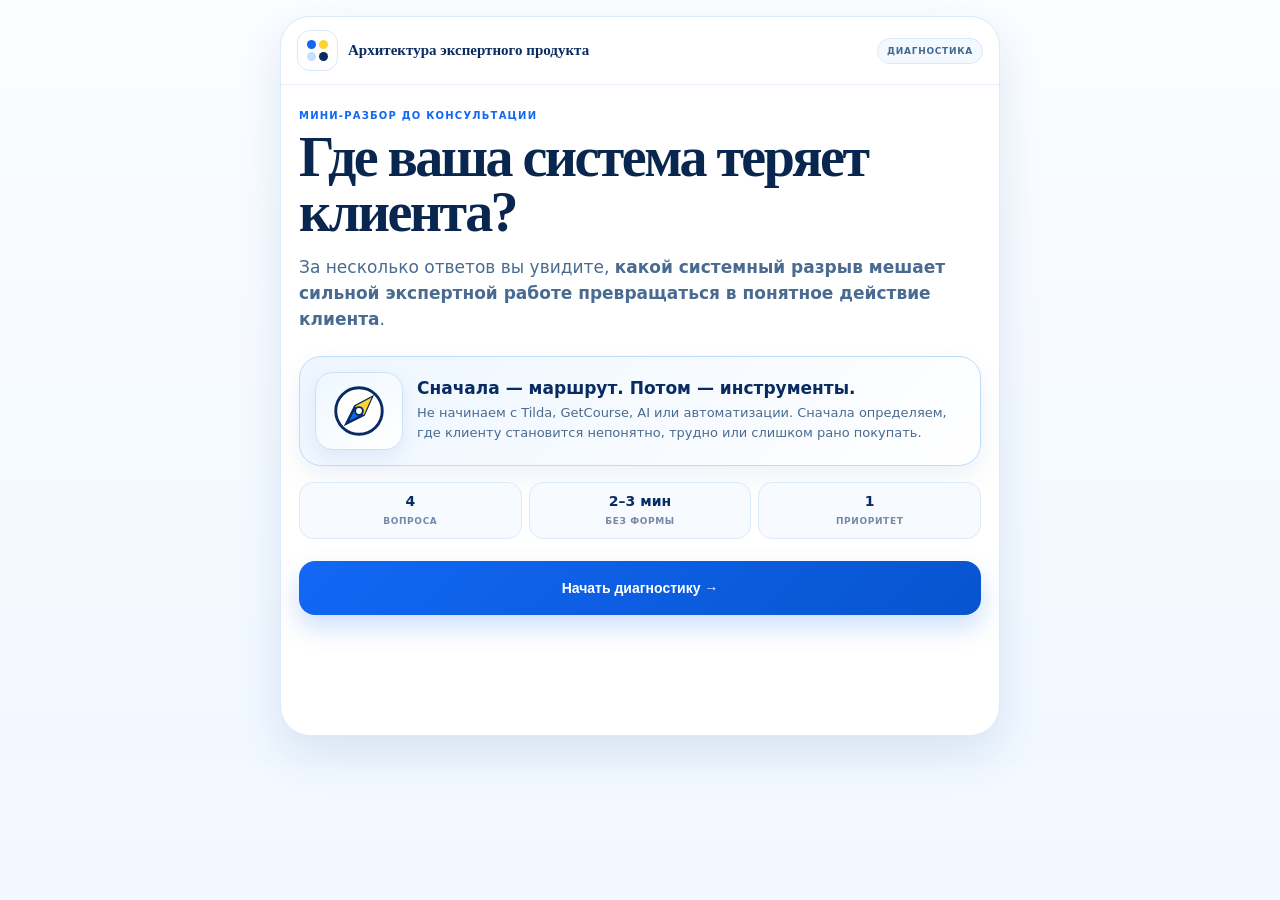
<file: app.html>
<!doctype html><html lang="ru"><head><meta charset="utf-8"><meta name="viewport" content="width=device-width,initial-scale=1,viewport-fit=cover"><meta name="theme-color" content="#f7fbff"><title>Архитектура экспертного продукта</title><style>:root{--navy:#082b61;--ink:#163e70;--blue:#1267f4;--blue2:#0754cf;--yellow:#ffd332;--sky:#edf6ff;--line:#d2e5f9;--muted:#7289a7;--shadow:0 18px 46px rgba(28,84,154,.12)}*{box-sizing:border-box}html,body{margin:0;min-height:100%;font-family:Inter,system-ui,-apple-system,"Segoe UI",sans-serif;background:linear-gradient(180deg,#fbfdff,#f1f8ff);color:var(--navy)}body{padding:16px 10px 28px}.app{width:min(100%,720px);margin:auto}.shell{background:#fff;border:1px solid #dceaf8;border-radius:30px;box-shadow:var(--shadow);overflow:hidden}.header{height:68px;display:flex;align-items:center;justify-content:space-between;gap:10px;padding:13px 16px;border-bottom:1px solid #e5eef8}.brand{display:flex;align-items:center;gap:10px;min-width:0}.logo{display:grid;grid-template-columns:repeat(2,9px);gap:3px;padding:9px;border-radius:13px;border:1px solid #d9e8f8}.logo i{width:9px;height:9px;border-radius:50%}.logo i:nth-child(1){background:#1267f4}.logo i:nth-child(2){background:#ffd332}.logo i:nth-child(3){background:#c5dfff}.logo i:nth-child(4){background:#082b61}.brand b{font:700 15px/1.05 Georgia,serif;white-space:nowrap;overflow:hidden;text-overflow:ellipsis}.pill{font-size:9px;text-transform:uppercase;letter-spacing:.08em;font-weight:850;color:#43698f;background:#f4f9ff;border:1px solid #d9e9f9;padding:7px 9px;border-radius:999px}.screen{display:none;min-height:650px;padding:25px 18px 30px}.screen.active{display:block;animation:in .22s ease}@keyframes in{from{opacity:.2;transform:translateY(6px)}to{opacity:1;transform:none}}.eyebrow{font-size:10px;letter-spacing:.12em;text-transform:uppercase;color:var(--blue);font-weight:900;margin-bottom:9px}h1,h2,h3,p{margin:0}h1{font:700 clamp(39px,8vw,56px)/.98 Georgia,serif;letter-spacing:-.045em;color:#09264f}h2{font:700 clamp(30px,6vw,41px)/1.03 Georgia,serif;letter-spacing:-.035em;color:#09264f}p{font-size:15px;line-height:1.55;color:#496b91}.lead{margin-top:14px;font-size:17px}.hero{margin:23px 0 16px;display:grid;grid-template-columns:88px 1fr;gap:14px;align-items:center;padding:15px;border:1px solid #bfdafa;border-radius:22px;background:linear-gradient(135deg,#edf6ff,#fff);box-shadow:0 10px 24px rgba(26,91,167,.08)}.ibox{width:88px;height:78px;border-radius:18px;background:linear-gradient(145deg,#eef7ff,#fff);display:grid;place-items:center;border:1px solid #cae1f9;box-shadow:0 8px 18px rgba(25,90,165,.08)}.icon{width:62px;height:62px;display:block}.icon *{vector-effect:non-scaling-stroke}.hero b{display:block;font-size:17px;line-height:1.2;margin-bottom:5px}.hero p{font-size:13px}.stats{display:grid;grid-template-columns:repeat(3,1fr);gap:7px;margin-top:14px}.stat{padding:10px 5px;text-align:center;border-radius:14px;background:#f7fbff;border:1px solid #dbeafb}.stat strong{display:block;font-size:14px}.stat span{font-size:9px;text-transform:uppercase;letter-spacing:.07em;color:var(--muted);font-weight:800}.primary{width:100%;min-height:54px;margin-top:22px;border:0;border-radius:16px;padding:14px 17px;background:linear-gradient(135deg,var(--blue),var(--blue2));color:#fff;font-weight:850;font-size:14px;cursor:pointer;box-shadow:0 12px 26px rgba(18,103,244,.21)}.primary.yellow{background:linear-gradient(135deg,#ffdc4b,#ffcb24);color:#082b61;box-shadow:0 12px 24px rgba(255,211,50,.2)}.primary:disabled{opacity:.38;box-shadow:none}.back{display:inline-flex;margin-bottom:16px;border:0;background:none;padding:0;color:#6c85a3;font-weight:750;font-size:13px;cursor:pointer}.progress{height:4px;background:#e7f0fa;border-radius:999px;overflow:hidden;margin-bottom:20px}.progress i{display:block;height:100%;background:linear-gradient(90deg,var(--blue),var(--yellow))}.q{margin-top:10px}.options{display:grid;gap:9px;margin-top:18px}.option{width:100%;border:1px solid #d6e6f8;border-radius:18px;background:#fff;padding:10px;display:grid;grid-template-columns:66px 1fr 20px;gap:10px;align-items:center;text-align:left;cursor:pointer;box-shadow:0 6px 15px rgba(30,91,160,.05)}.option.selected{border-color:#4d94ee;background:#fafdff;box-shadow:0 0 0 3px rgba(18,103,244,.07)}.option .ibox{width:66px;height:58px;border-radius:14px;box-shadow:none}.option .icon{width:48px;height:48px}.option b{display:block;font-size:14px;line-height:1.24;color:#0d3267}.option small{display:block;font-size:11.5px;line-height:1.34;color:#7188a7;margin-top:3px}.dot{width:20px;height:20px;border:2px solid #bfd3ea;border-radius:50%;position:relative}.option.selected .dot{border-color:var(--blue)}.option.selected .dot:after{content:"";position:absolute;inset:4px;border-radius:50%;background:var(--blue)}.multi .option.selected .dot{border-radius:6px;background:var(--blue)}.multi .option.selected .dot:after{content:"✓";inset:auto;left:3px;top:-3px;color:#fff;background:none;font-size:14px;font-weight:900}.resulthead{margin-top:16px;display:grid;grid-template-columns:78px 1fr;gap:13px;align-items:center;padding:14px;border:1px solid #cce1f8;border-radius:20px;background:linear-gradient(135deg,#eef7ff,#fff)}.resulthead .ibox{width:78px;height:70px;border-radius:16px;box-shadow:none}.resulthead .icon{width:54px;height:54px}.tag{font-size:9px;text-transform:uppercase;letter-spacing:.1em;color:var(--blue);font-weight:900;margin-bottom:4px}.resulthead b{font:700 20px/1.08 Georgia,serif;color:#09264f}.diagnosis{margin-top:16px;font-size:15.5px;line-height:1.48;color:#315b88}.xray{margin-top:19px;padding:15px;border-radius:20px;background:#082b61;color:#fff}.xray-title{font-size:12px;font-weight:850;margin-bottom:11px}.xgrid{display:grid;grid-template-columns:1fr 20px 1fr;gap:6px;align-items:stretch}.xcard{padding:11px;border-radius:13px;background:#113d75}.xcard span{font-size:9px;text-transform:uppercase;letter-spacing:.08em;color:#a6c8ef;font-weight:850}.xcard b{display:block;margin-top:4px;font-size:12.5px;line-height:1.33}.arrow{display:grid;place-items:center;color:var(--yellow);font-size:19px}.archlabel{margin:20px 0 9px;font-size:10px;text-transform:uppercase;letter-spacing:.1em;color:#6c88a8;font-weight:900}.arch{display:grid;gap:8px}.architem{display:grid;grid-template-columns:58px 1fr;gap:10px;align-items:center;padding:9px;border:1px solid #d7e7f8;border-radius:15px;background:#fff}.architem .ibox{width:58px;height:52px;border-radius:12px;box-shadow:none}.architem .icon{width:43px;height:43px}.architem b{display:block;font-size:13px;color:#0c3267}.architem span{display:block;font-size:11.2px;color:#7489a5;line-height:1.34;margin-top:2px}.cta{margin-top:19px;padding:17px;border-radius:21px;background:linear-gradient(135deg,#1267f4,#0751c8);color:#fff}.cta h3{font:700 23px/1.05 Georgia,serif}.cta p{margin-top:6px;color:#dbeaff;font-size:13px}.textlink{display:block;margin:14px auto 0;border:0;background:none;color:#6b84a2;font-weight:750;cursor:pointer}.modal{position:fixed;inset:0;background:rgba(5,24,51,.65);display:none;align-items:flex-end;justify-content:center;padding:12px;z-index:20}.modal.show{display:flex}.sheet{width:min(700px,100%);max-height:88vh;overflow:auto;background:#fff;border-radius:25px 25px 16px 16px;padding:20px}.sheet h3{font:700 26px/1.05 Georgia,serif}.brief{white-space:pre-wrap;margin:13px 0;padding:13px;border-radius:15px;background:#f4f9ff;border:1px solid #d8e8f9;color:#395c83;font-size:12.5px;line-height:1.45}.toast{position:fixed;left:50%;bottom:16px;transform:translateX(-50%);background:#082b61;color:#fff;padding:10px 14px;border-radius:11px;opacity:0;transition:.2s;z-index:30}.toast.show{opacity:1}@media(max-width:520px){body{padding:0;background:#fff}.shell{border:0;border-radius:0;box-shadow:none;min-height:100vh}.header{padding:12px 13px}.brand b{font-size:13px}.screen{padding:22px 14px 28px;min-height:calc(100vh - 68px)}h1{font-size:42px}.hero{grid-template-columns:78px 1fr;padding:12px;gap:11px}.hero .ibox{width:78px;height:70px}.option{grid-template-columns:58px 1fr 19px;padding:9px}.option .ibox{width:58px;height:52px}.primary{min-height:52px}}</style></head><body><svg width="0" height="0" style="position:absolute"><defs><symbol id="i-route" viewBox="0 0 64 64"><path d="M15 45c8-8 13 3 20-5 5-6-2-10 5-15 4-3 8-1 10-5" fill="none" stroke="#082b61" stroke-width="3" stroke-dasharray="5 5" stroke-linecap="round"/><path d="M14 48c-6-8-8-13-8-18a10 10 0 0 1 20 0c0 5-5 12-12 18Z" fill="#1267f4" stroke="#082b61" stroke-width="3"/><circle cx="16" cy="29" r="3" fill="#fff"/><path d="M48 28c-6-8-8-13-8-18a10 10 0 0 1 20 0c0 5-5 12-12 18Z" fill="#ffd332" stroke="#082b61" stroke-width="3"/><circle cx="50" cy="9" r="3" fill="#082b61"/></symbol><symbol id="i-auto" viewBox="0 0 64 64"><path d="M12 21A23 23 0 0 1 48 13l5 5M52 43A23 23 0 0 1 16 51l-5-5" fill="none" stroke="#082b61" stroke-width="3" stroke-linecap="round"/><path d="m51 9 2 9-9-1M13 55l-2-9 9 1" fill="none" stroke="#082b61" stroke-width="3"/><circle cx="32" cy="32" r="13" fill="#1267f4" stroke="#082b61" stroke-width="3"/><circle cx="32" cy="32" r="5" fill="#fff"/><circle cx="50" cy="46" r="8" fill="#ffd332" stroke="#082b61" stroke-width="3"/><path d="m47 46 2 2 4-5" fill="none" stroke="#082b61" stroke-width="2.5"/></symbol><symbol id="i-landing" viewBox="0 0 64 64"><rect x="8" y="11" width="48" height="40" rx="4" fill="#fff" stroke="#082b61" stroke-width="3"/><path d="M8 20h48" stroke="#082b61" stroke-width="3"/><circle cx="15" cy="15.5" r="2" fill="#ffd332"/><circle cx="22" cy="15.5" r="2" fill="#aacfff"/><rect x="14" y="27" width="18" height="14" rx="2" fill="#1267f4"/><circle cx="27" cy="30" r="2" fill="#ffd332"/><path d="m15 40 6-6 4 4 4-3 3 5" fill="#8ec2ff"/><path d="M38 28h12M38 34h10" stroke="#9fc6f4" stroke-width="3" stroke-linecap="round"/><rect x="36" y="40" width="14" height="6" rx="3" fill="#ffd332"/></symbol><symbol id="i-expert" viewBox="0 0 64 64"><circle cx="30" cy="22" r="11" fill="#fff" stroke="#082b61" stroke-width="3"/><path d="M14 55c1-14 8-20 16-20s15 6 16 20" fill="#1267f4" stroke="#082b61" stroke-width="3"/><path d="M25 20h-6m22 0h-6m-10 0a5 5 0 0 0 10 0m-10 0a5 5 0 0 1-10 0m20 0a5 5 0 0 1-10 0" fill="none" stroke="#082b61" stroke-width="2.5"/><path d="m30 37-4 7 4 8 4-8-4-7" fill="#ffd332"/><path d="m51 36 3 7 7 1-5 5 1 7-6-4-6 4 2-7-5-5 7-1Z" fill="#ffd332" stroke="#082b61" stroke-width="2.5"/></symbol><symbol id="i-content" viewBox="0 0 64 64"><rect x="8" y="10" width="39" height="34" rx="4" fill="#fff" stroke="#082b61" stroke-width="3"/><circle cx="37" cy="17" r="4" fill="#ffd332"/><path d="m11 39 10-10 7 6 6-7 10 11" fill="#1267f4"/><rect x="31" y="34" width="25" height="20" rx="3" fill="#ffd332" stroke="#082b61" stroke-width="3"/><path d="m40 39 10 5-10 5Z" fill="#082b61"/></symbol><symbol id="i-client" viewBox="0 0 64 64"><circle cx="29" cy="24" r="14" fill="#fff" stroke="#082b61" stroke-width="3"/><path d="M15 51c3-10 8-15 14-15s11 5 14 15" fill="#1267f4"/><circle cx="47" cy="45" r="10" fill="#ffd332" stroke="#082b61" stroke-width="3"/><path d="m47 38 2 5 5 1-4 3 1 5-4-3-4 3 1-5-4-3 5-1Z" fill="#ffd332"/></symbol><symbol id="i-mini" viewBox="0 0 64 64"><rect x="15" y="7" width="32" height="49" rx="7" fill="#fff" stroke="#082b61" stroke-width="3"/><path d="M27 12h8" stroke="#082b61" stroke-width="3" stroke-linecap="round"/><rect x="21" y="19" width="9" height="9" rx="2" fill="#1267f4" stroke="#082b61" stroke-width="2"/><rect x="34" y="19" width="9" height="9" rx="2" fill="#ffd332" stroke="#082b61" stroke-width="2"/><rect x="21" y="32" width="9" height="9" rx="2" fill="#fff" stroke="#082b61" stroke-width="2"/><rect x="34" y="32" width="9" height="9" rx="2" fill="#1267f4" stroke="#082b61" stroke-width="2"/><circle cx="47" cy="45" r="10" fill="#ffd332" stroke="#082b61" stroke-width="3"/><circle cx="47" cy="45" r="3" fill="#fff"/></symbol><symbol id="i-ai" viewBox="0 0 64 64"><path d="M15 18c-8 2-9 13-4 17-4 8 3 17 11 14 4 6 14 4 15-3 6 1 11-4 10-10 7-3 7-14 0-17 1-7-8-12-13-7-5-6-15-2-14 6-2-1-4-1-5 0Z" fill="#ffd332" stroke="#082b61" stroke-width="3"/><rect x="25" y="23" width="22" height="22" rx="3" fill="#1267f4" stroke="#082b61" stroke-width="3"/><text x="30" y="38" font-size="12" font-weight="900" fill="#fff">AI</text><path d="M47 27h8m-8 7h11m-11 7h7" stroke="#082b61" stroke-width="3"/><circle cx="57" cy="27" r="3" fill="#1267f4" stroke="#082b61" stroke-width="2"/><circle cx="60" cy="34" r="3" fill="#1267f4" stroke="#082b61" stroke-width="2"/><circle cx="56" cy="41" r="3" fill="#1267f4" stroke="#082b61" stroke-width="2"/></symbol><symbol id="i-growth" viewBox="0 0 64 64"><path d="M9 53h46" stroke="#082b61" stroke-width="3"/><rect x="14" y="40" width="9" height="13" fill="#fff" stroke="#082b61" stroke-width="3"/><rect x="28" y="30" width="9" height="23" fill="#ffd332" stroke="#082b61" stroke-width="3"/><rect x="42" y="20" width="9" height="33" fill="#1267f4" stroke="#082b61" stroke-width="3"/><path d="M12 35c12-1 24-10 36-23l1 9 7-13-15 3" fill="#ffd332" stroke="#082b61" stroke-width="3" stroke-linejoin="round"/></symbol><symbol id="i-nav" viewBox="0 0 64 64"><circle cx="32" cy="32" r="24" fill="#fff" stroke="#082b61" stroke-width="3"/><path d="m19 45 9-18 17-9-8 18Z" fill="#1267f4" stroke="#082b61" stroke-width="2.5"/><path d="m28 27 17-9-8 18Z" fill="#ffd332"/><circle cx="32" cy="32" r="4" fill="#fff" stroke="#082b61" stroke-width="2"/></symbol><symbol id="i-dashboard" viewBox="0 0 64 64"><rect x="8" y="10" width="48" height="43" rx="4" fill="#fff" stroke="#082b61" stroke-width="3"/><path d="M8 19h48" stroke="#082b61" stroke-width="3"/><circle cx="15" cy="14.5" r="2" fill="#ffd332"/><circle cx="22" cy="14.5" r="2" fill="#aacfff"/><path d="M15 44l8-8 7 4 8-12 10 6" fill="none" stroke="#082b61" stroke-width="3"/><circle cx="23" cy="36" r="3" fill="#1267f4"/><circle cx="38" cy="28" r="3" fill="#ffd332"/><rect x="35" y="24" width="5" height="11" fill="#1267f4" opacity=".25"/></symbol><symbol id="i-evidence" viewBox="0 0 64 64"><path d="M28 9 12 15v14c0 12 7 20 16 25 9-5 16-13 16-25V15Z" fill="#1267f4" stroke="#082b61" stroke-width="3"/><path d="m20 31 5 5 11-13" fill="none" stroke="#fff" stroke-width="4" stroke-linecap="round" stroke-linejoin="round"/><rect x="38" y="27" width="18" height="23" rx="3" fill="#fff" stroke="#082b61" stroke-width="3"/><circle cx="51" cy="33" r="3" fill="#ffd332"/><path d="m41 45 5-6 4 4 3-3 3 5" fill="#1267f4"/></symbol><symbol id="i-metrics" viewBox="0 0 64 64"><path d="M8 53h48" stroke="#082b61" stroke-width="3"/><rect x="13" y="38" width="8" height="15" fill="#b9d8ff"/><rect x="27" y="29" width="8" height="24" fill="#1267f4"/><rect x="41" y="19" width="8" height="34" fill="#ffd332"/><path d="M10 36l11-11 11 5 14-16" fill="none" stroke="#082b61" stroke-width="3"/><circle cx="10" cy="36" r="3" fill="#ffd332" stroke="#082b61" stroke-width="2"/><circle cx="21" cy="25" r="3" fill="#1267f4" stroke="#082b61" stroke-width="2"/><circle cx="32" cy="30" r="3" fill="#1267f4" stroke="#082b61" stroke-width="2"/><circle cx="46" cy="14" r="3" fill="#ffd332" stroke="#082b61" stroke-width="2"/></symbol><symbol id="i-chat" viewBox="0 0 64 64"><path d="M8 13h33v25H21l-10 8 2-8H8Z" fill="#1267f4" stroke="#082b61" stroke-width="3"/><circle cx="17" cy="25" r="2.5" fill="#fff"/><circle cx="25" cy="25" r="2.5" fill="#fff"/><circle cx="33" cy="25" r="2.5" fill="#fff"/><path d="M28 33h27v18H44l-8 6 2-6H28Z" fill="#fff" stroke="#082b61" stroke-width="3"/></symbol></defs></svg><div class="app"><main class="shell"><header class="header"><div class="brand"><span class="logo"><i></i><i></i><i></i><i></i></span><b>Архитектура экспертного продукта</b></div><span class="pill" id="pill">Диагностика</span></header><section class="screen active" data-s="0"><div class="eyebrow">Мини-разбор до консультации</div><h1>Где ваша система теряет клиента?</h1><p class="lead">За несколько ответов вы увидите, <b>какой системный разрыв мешает сильной экспертной работе превращаться в понятное действие клиента</b>.</p><div class="hero"><div class="ibox"><svg class="icon"><use href="#i-nav"/></svg></div><div><b>Сначала — маршрут. Потом — инструменты.</b><p>Не начинаем с Tilda, GetCourse, AI или автоматизации. Сначала определяем, где клиенту становится непонятно, трудно или слишком рано покупать.</p></div></div><div class="stats"><div class="stat"><strong>4</strong><span>вопроса</span></div><div class="stat"><strong>2–3 мин</strong><span>без формы</span></div><div class="stat"><strong>1</strong><span>приоритет</span></div></div><button class="primary" onclick="go(1)">Начать диагностику →</button></section><section class="screen" data-s="1"><button class="back" onclick="go(0)">← Назад</button><div class="progress"><i style="width:25%"></i></div><div class="eyebrow">01 / 04 · Системный симптом</div><h2>Что сильнее всего тормозит продукт сейчас?</h2><p class="q">Выберите ситуацию, которую узнаёте.</p><div class="options" data-q="pain"><button class="option" data-v="scatter"><span class="ibox"><svg class="icon"><use href="#i-route"/></svg></span><span><b>Всё есть, но не связано</b><small>Сайт, курс, контент и каналы живут отдельно.</small></span><span class="dot"></span></button><button class="option" data-v="manual"><span class="ibox"><svg class="icon"><use href="#i-auto"/></svg></span><span><b>Слишком многое делается вручную</b><small>Маршрут держится на ваших пояснениях и напоминаниях.</small></span><span class="dot"></span></button><button class="option" data-v="entry"><span class="ibox"><svg class="icon"><use href="#i-landing"/></svg></span><span><b>Интерес есть, следующего шага нет</b><small>Люди смотрят и читают, но не переходят к действию.</small></span><span class="dot"></span></button><button class="option" data-v="package"><span class="ibox"><svg class="icon"><use href="#i-expert"/></svg></span><span><b>Экспертность выглядит проще, чем она есть</b><small>Клиент видит услуги, но не видит глубину системы.</small></span><span class="dot"></span></button></div><button class="primary" id="n1" disabled onclick="go(2)">Продолжить →</button></section><section class="screen" data-s="2"><button class="back" onclick="go(1)">← Назад</button><div class="progress"><i style="width:50%"></i></div><div class="eyebrow">02 / 04 · Точка потери</div><h2>Где чаще всего обрывается путь клиента?</h2><div class="options" data-q="drop"><button class="option" data-v="content"><span class="ibox"><svg class="icon"><use href="#i-content"/></svg></span><span><b>После контента</b><small>Заинтересовался, но не понял, что делать дальше.</small></span><span class="dot"></span></button><button class="option" data-v="site"><span class="ibox"><svg class="icon"><use href="#i-landing"/></svg></span><span><b>На сайте или лендинге</b><small>Слишком много вариантов и равноправных кнопок.</small></span><span class="dot"></span></button><button class="option" data-v="payment"><span class="ibox"><svg class="icon"><use href="#i-client"/></svg></span><span><b>Перед оплатой</b><small>Не хватает ответа: «почему это подходит именно мне».</small></span><span class="dot"></span></button><button class="option" data-v="inside"><span class="ibox"><svg class="icon"><use href="#i-dashboard"/></svg></span><span><b>После покупки</b><small>Вовлечение и следующий шаг приходится поддерживать вручную.</small></span><span class="dot"></span></button></div><button class="primary" id="n2" disabled onclick="go(3)">Продолжить →</button></section><section class="screen" data-s="3"><button class="back" onclick="go(2)">← Назад</button><div class="progress"><i style="width:75%"></i></div><div class="eyebrow">03 / 04 · Уже созданные активы</div><h2>Что у вас уже работает?</h2><p class="q">Можно выбрать несколько. Цель — понять, что не нужно создавать заново.</p><div class="options multi" data-q="assets"><button class="option" data-v="landing"><span class="ibox"><svg class="icon"><use href="#i-landing"/></svg></span><span><b>Сайт / лендинг / Tilda</b></span><span class="dot"></span></button><button class="option" data-v="content"><span class="ibox"><svg class="icon"><use href="#i-content"/></svg></span><span><b>Контент и каналы</b><small>SEO, Telegram, VK, Дзен, MAX.</small></span><span class="dot"></span></button><button class="option" data-v="mini"><span class="ibox"><svg class="icon"><use href="#i-mini"/></svg></span><span><b>Мини-приложения / тесты</b></span><span class="dot"></span></button><button class="option" data-v="ai"><span class="ibox"><svg class="icon"><use href="#i-ai"/></svg></span><span><b>AI и автоматизация</b></span><span class="dot"></span></button></div><button class="primary" onclick="go(4)">Продолжить →</button></section><section class="screen" data-s="4"><button class="back" onclick="go(3)">← Назад</button><div class="progress"><i style="width:100%"></i></div><div class="eyebrow">04 / 04 · Приоритет</div><h2>Что должно измениться в первую очередь?</h2><div class="options" data-q="goal"><button class="option" data-v="route"><span class="ibox"><svg class="icon"><use href="#i-nav"/></svg></span><span><b>Собрать один понятный маршрут</b><small>Чтобы клиент не собирал систему сам.</small></span><span class="dot"></span></button><button class="option" data-v="auto"><span class="ibox"><svg class="icon"><use href="#i-auto"/></svg></span><span><b>Снять повторяемую ручную работу</b><small>Оставить вам только точки реальной экспертизы.</small></span><span class="dot"></span></button><button class="option" data-v="entry"><span class="ibox"><svg class="icon"><use href="#i-mini"/></svg></span><span><b>Создать сильную точку входа</b><small>Диагностика вместо обычной заявки.</small></span><span class="dot"></span></button><button class="option" data-v="growth"><span class="ibox"><svg class="icon"><use href="#i-growth"/></svg></span><span><b>Поднять воспринимаемую ценность</b><small>Чтобы сравнивали качество решения, а не цену отдельных работ.</small></span><span class="dot"></span></button></div><button class="primary yellow" id="finish" disabled onclick="finishDiag()">Получить архитектурный вывод →</button></section><section class="screen" data-s="5"><div class="eyebrow">Диагностическое заключение</div><h2 id="resultTitle"></h2><div class="resulthead"><span class="ibox" id="resultBox"></span><div><div class="tag">Приоритетный разрыв</div><b id="resultShort"></b></div></div><p class="diagnosis" id="resultText"></p><div class="xray"><div class="xray-title">Рентген системы: сейчас → после</div><div class="xgrid"><div class="xcard"><span>Сейчас</span><b id="nowText"></b></div><div class="arrow">→</div><div class="xcard"><span>После</span><b id="futureText"></b></div></div></div><div class="archlabel">Что проектировать первым</div><div class="arch" id="arch"></div><div class="cta"><h3>Получить карту своей системы</h3><p>Что оставить, что связать, где убрать лишний выбор и что автоматизировать без потери экспертности.</p><button class="primary yellow" onclick="openBrief()">Сформировать запрос на разбор →</button></div><button class="textlink" onclick="restart()">Пройти диагностику заново</button></section></main></div><div class="modal" id="modal" onclick="if(event.target===this)closeBrief()"><div class="sheet"><h3>Запрос на архитектурный разбор</h3><p>Мини-апка уже собрала вводные. Добавьте ссылку на сайт, курс или продукт.</p><div class="brief" id="brief"></div><button class="primary yellow" onclick="copyBrief()">Скопировать запрос</button><button class="textlink" onclick="closeBrief()">Закрыть</button></div></div><div class="toast" id="toast">Скопировано</div><script>const state={pain:null,drop:null,assets:[],goal:null};const icon=n=>`<svg class="icon"><use href="#i-${n}"/></svg>`;document.querySelectorAll('.options').forEach(g=>{const multi=g.classList.contains('multi');g.querySelectorAll('.option').forEach(b=>b.onclick=()=>{const q=g.dataset.q,v=b.dataset.v;if(multi){b.classList.toggle('selected');state[q]=b.classList.contains('selected')?[...new Set([...state[q],v])]:state[q].filter(x=>x!==v)}else{g.querySelectorAll('.option').forEach(x=>x.classList.remove('selected'));b.classList.add('selected');state[q]=v}n1.disabled=!state.pain;n2.disabled=!state.drop;finish.disabled=!state.goal})});function go(n){document.querySelectorAll('.screen').forEach(s=>s.classList.remove('active'));document.querySelector(`[data-s="${n}"]`).classList.add('active');pill.textContent=n===0?'Диагностика':n===5?'Заключение':`Шаг ${n}`;scrollTo({top:0,behavior:'smooth'})}const R={scatter:{title:'Система уже есть. Но клиенту приходится собирать её самому.',short:'Нет единого маршрута',icon:'route',text:'Здесь не нужен ещё один сервис. Главный резерв — связать существующие точки в один сценарий, где следующий шаг становится очевидным без дополнительного объяснения.',now:'Элементы существуют рядом.',future:'Элементы передают клиента друг другу.',steps:[['nav','Маршрут','Один путь от интереса до продукта.'],['mini','Персональная точка входа','Первый шаг, который объясняет ситуацию клиента.'],['metrics','Контроль','Понимать, где путь реально теряет людей.']]},manual:{title:'Экспертная система слишком зависит от вашего постоянного участия.',short:'Ручное сопровождение',icon:'auto',text:'Ваше время занято повторяемыми действиями. Нужно отделить экспертную часть от операционной и вынести типовые переходы в систему.',now:'Вы вручную поддерживаете движение.',future:'Система ведёт, вы подключаетесь в точках экспертизы.',steps:[['auto','Автоматизация','Типовые переходы и напоминания.'],['chat','Диалог','Живое участие там, где оно влияет на решение.'],['dashboard','Дашборд','Состояние клиента видно без ручного сбора.']]},entry:{title:'Слабое место не в продукте — в первом действии клиента.',short:'Слишком большой первый шаг',icon:'mini',text:'Интерес уже есть, но заявка или покупка появляются слишком рано. Нужна промежуточная диагностическая механика, которая создаёт личный смысл.',now:'После интереса сразу просят решение.',future:'Сначала диагноз, затем релевантное предложение.',steps:[['mini','Мини-диагностика','Полезный промежуточный шаг.'],['client','Персонализация','Показать человеку именно его ситуацию.'],['landing','Переход','После результата — один логичный CTA.']]},package:{title:'Глубина вашей работы не считывается из текущей подачи.',short:'Ценность не видна сразу',icon:'expert',text:'Если сложная методика показана через перечень знакомых услуг, клиент сравнивает вас по цене. Нужно показывать архитектуру решения: проблему, механизм, доказательство и результат.',now:'Экспертность выглядит как набор услуг.',future:'Клиент видит систему решения своей задачи.',steps:[['expert','Позиционирование','Показывать уровень решаемой задачи.'],['evidence','Доказательства','Подкрепить архитектуру кейсами.'],['growth','Рост ценности','Собрать предложение, которое трудно сравнивать по цене.']]}};function finishDiag(){const r=R[state.pain]||R.scatter;resultTitle.textContent=r.title;resultShort.textContent=r.short;resultBox.innerHTML=icon(r.icon);resultText.textContent=r.text;nowText.textContent=r.now;futureText.textContent=r.future;arch.innerHTML=r.steps.map(x=>`<div class="architem"><span class="ibox">${icon(x[0])}</span><div><b>${x[1]}</b><span>${x[2]}</span></div></div>`).join('');go(5)}function briefText(){const r=R[state.pain]||R.scatter;const assets=state.assets.length?state.assets.map(v=>({landing:'сайт/лендинг',content:'контент/каналы',mini:'мини-приложения',ai:'AI/автоматизация'}[v])).join(', '):'не отмечено';const drop={content:'после контента',site:'на сайте',payment:'перед оплатой',inside:'после покупки'}[state.drop]||'не определено';const goal={route:'единый маршрут',auto:'меньше ручной работы',entry:'сильная точка входа',growth:'повышение воспринимаемой ценности'}[state.goal]||'системный разбор';return `Хочу архитектурный разбор моей цифровой системы.\n\nЧто уже есть: ${assets}.\nГде чаще теряется клиент: ${drop}.\nПриоритет: ${goal}.\n\nПредварительный вывод: «${r.short}».\n\nНужна карта: откуда входит клиент; какой первый шаг главный; где убрать лишний выбор; что автоматизировать; как связать существующие элементы; к какому действию вести дальше.\n\nСсылка на сайт / продукт / курс:\n______________________________`}function openBrief(){brief.textContent=briefText();modal.classList.add('show')}function closeBrief(){modal.classList.remove('show')}async function copyBrief(){try{await navigator.clipboard.writeText(brief.textContent)}catch(e){}toast.classList.add('show');setTimeout(()=>toast.classList.remove('show'),1200)}function restart(){state.pain=null;state.drop=null;state.assets=[];state.goal=null;document.querySelectorAll('.option').forEach(x=>x.classList.remove('selected'));n1.disabled=n2.disabled=finish.disabled=true;go(0)}</script></body></html>
</file>
